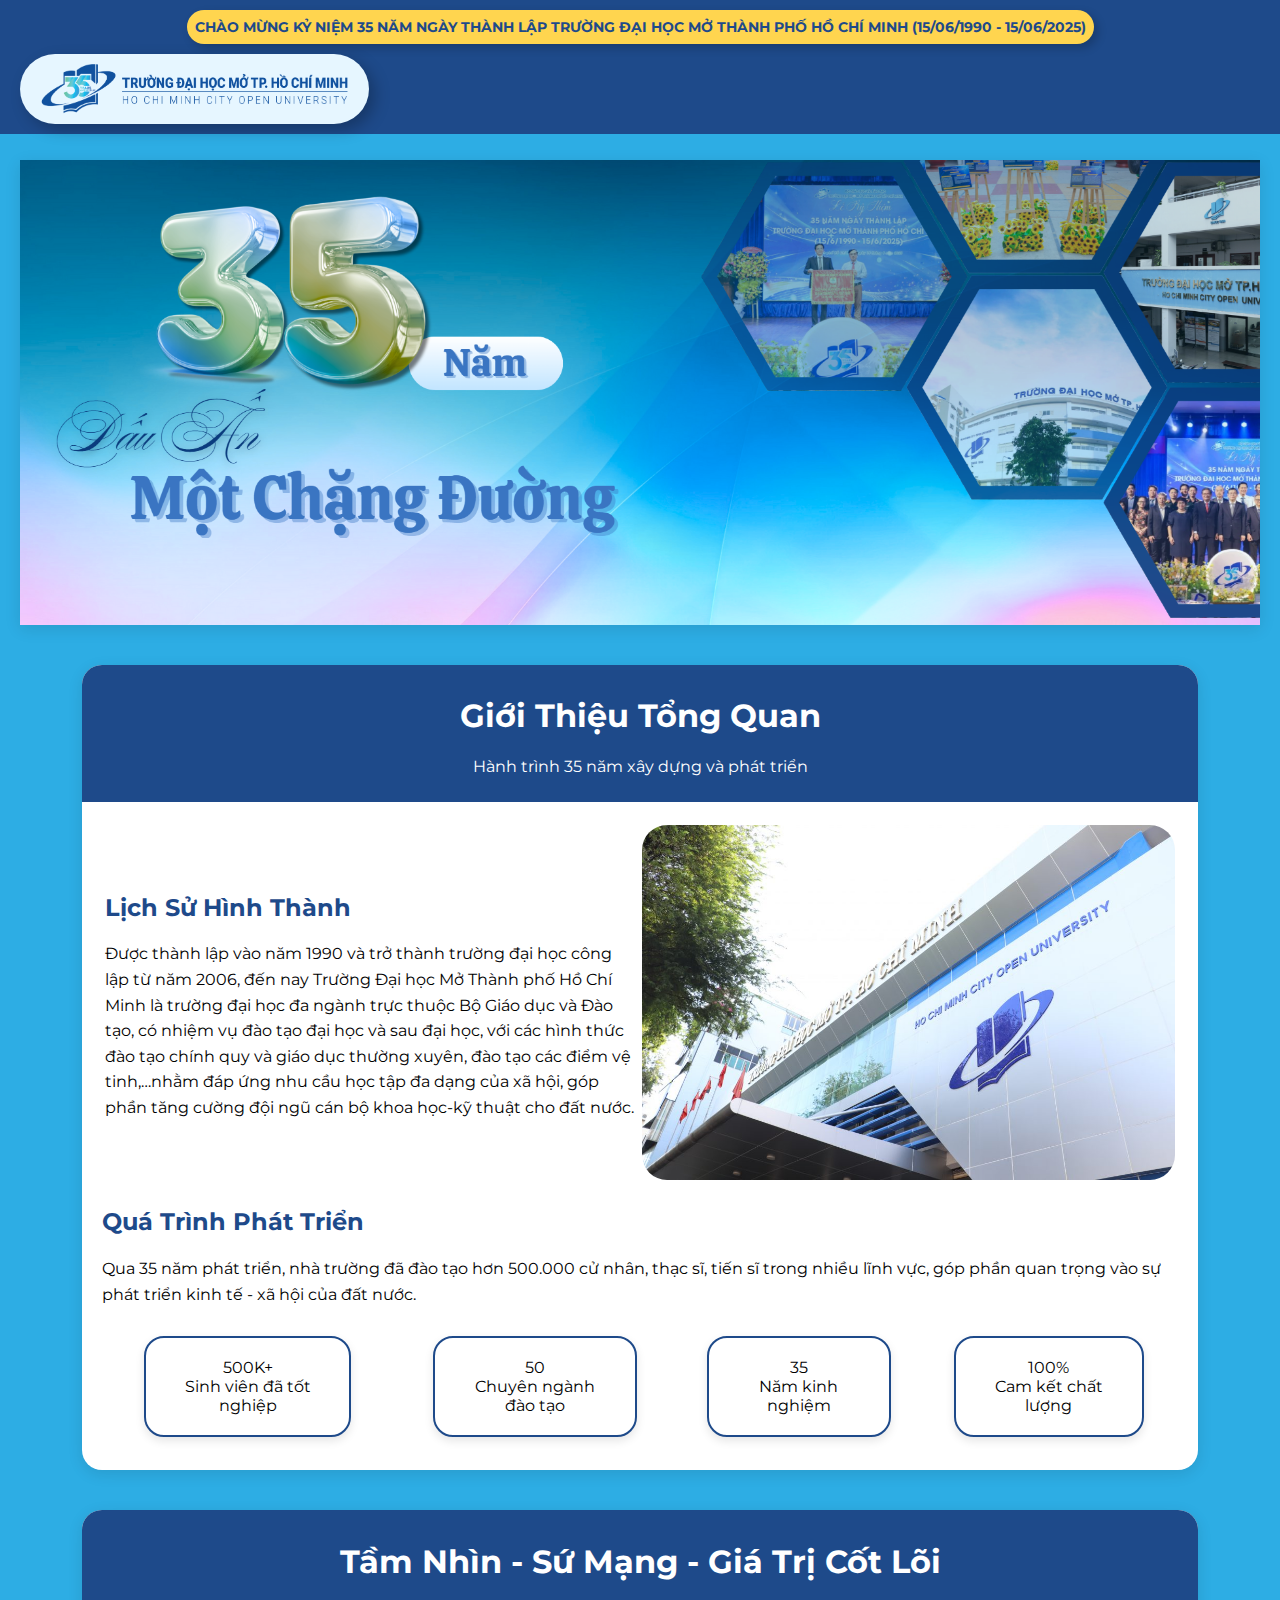
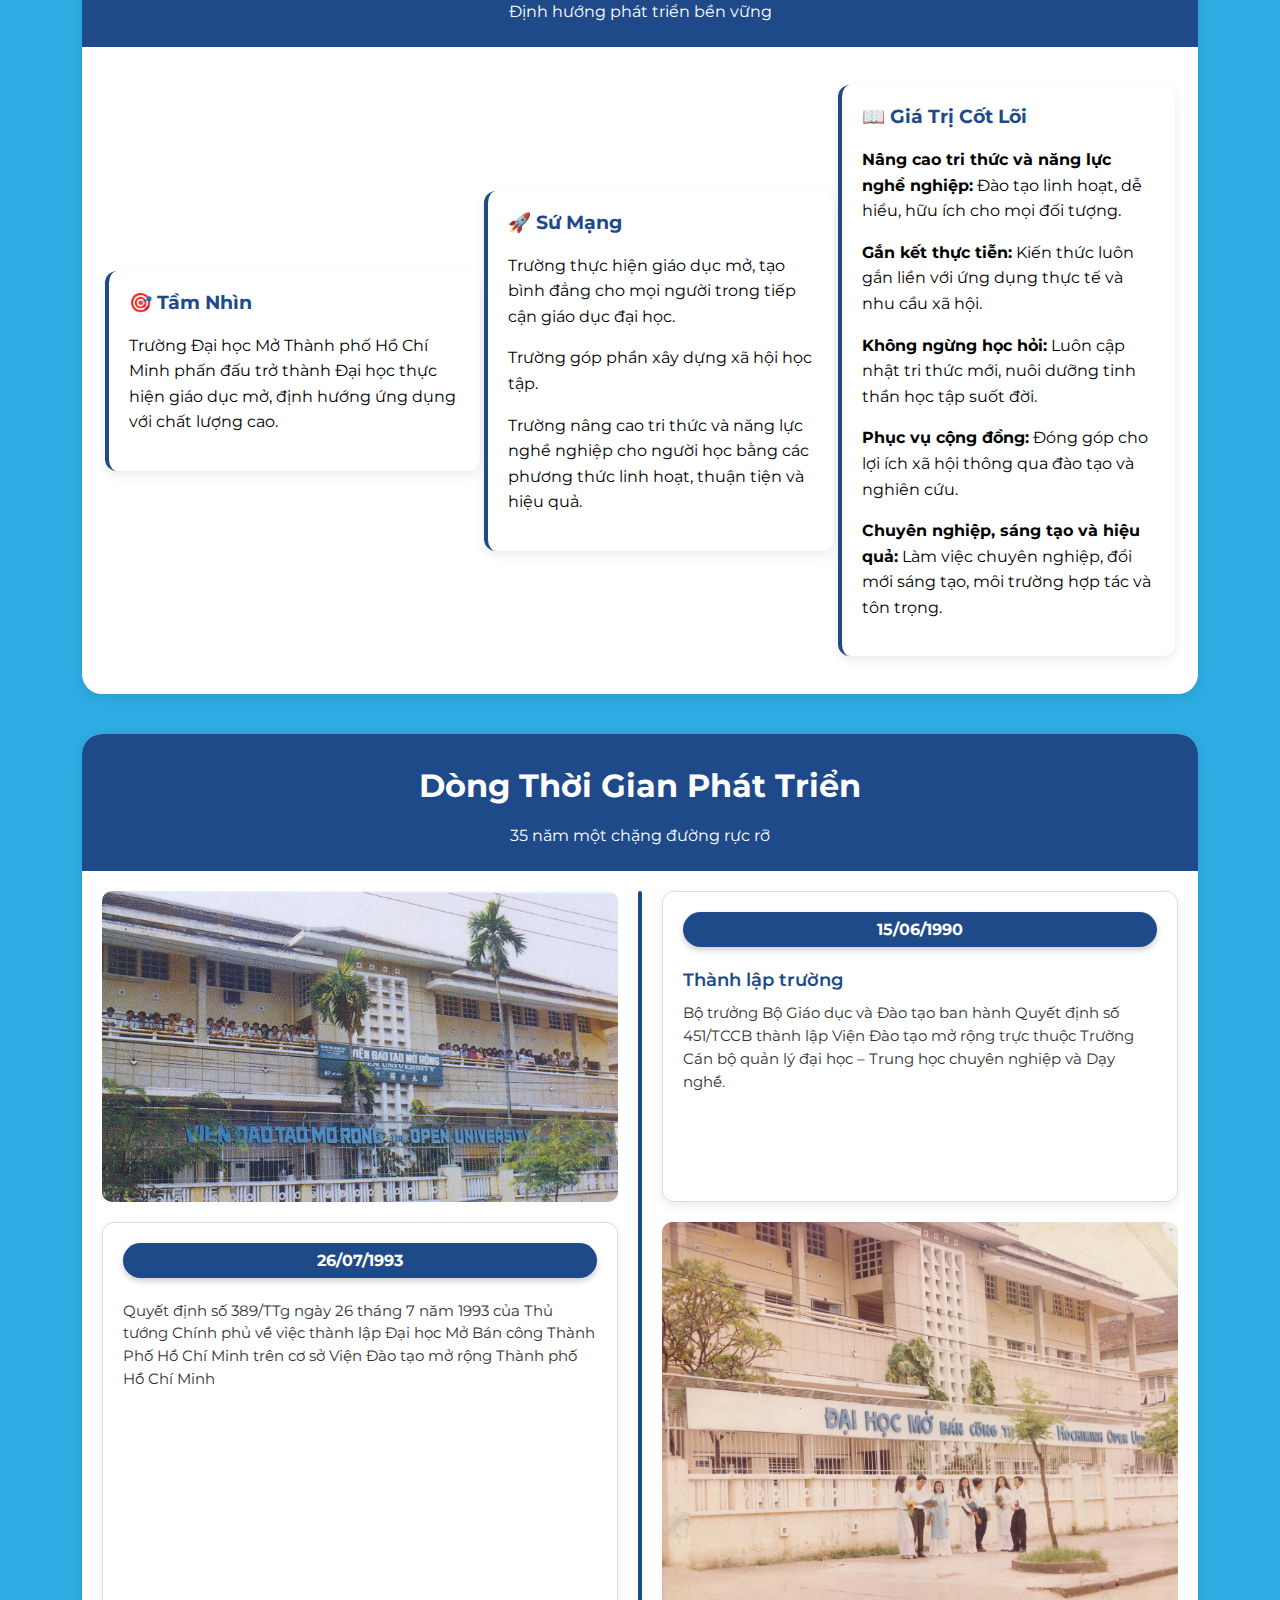
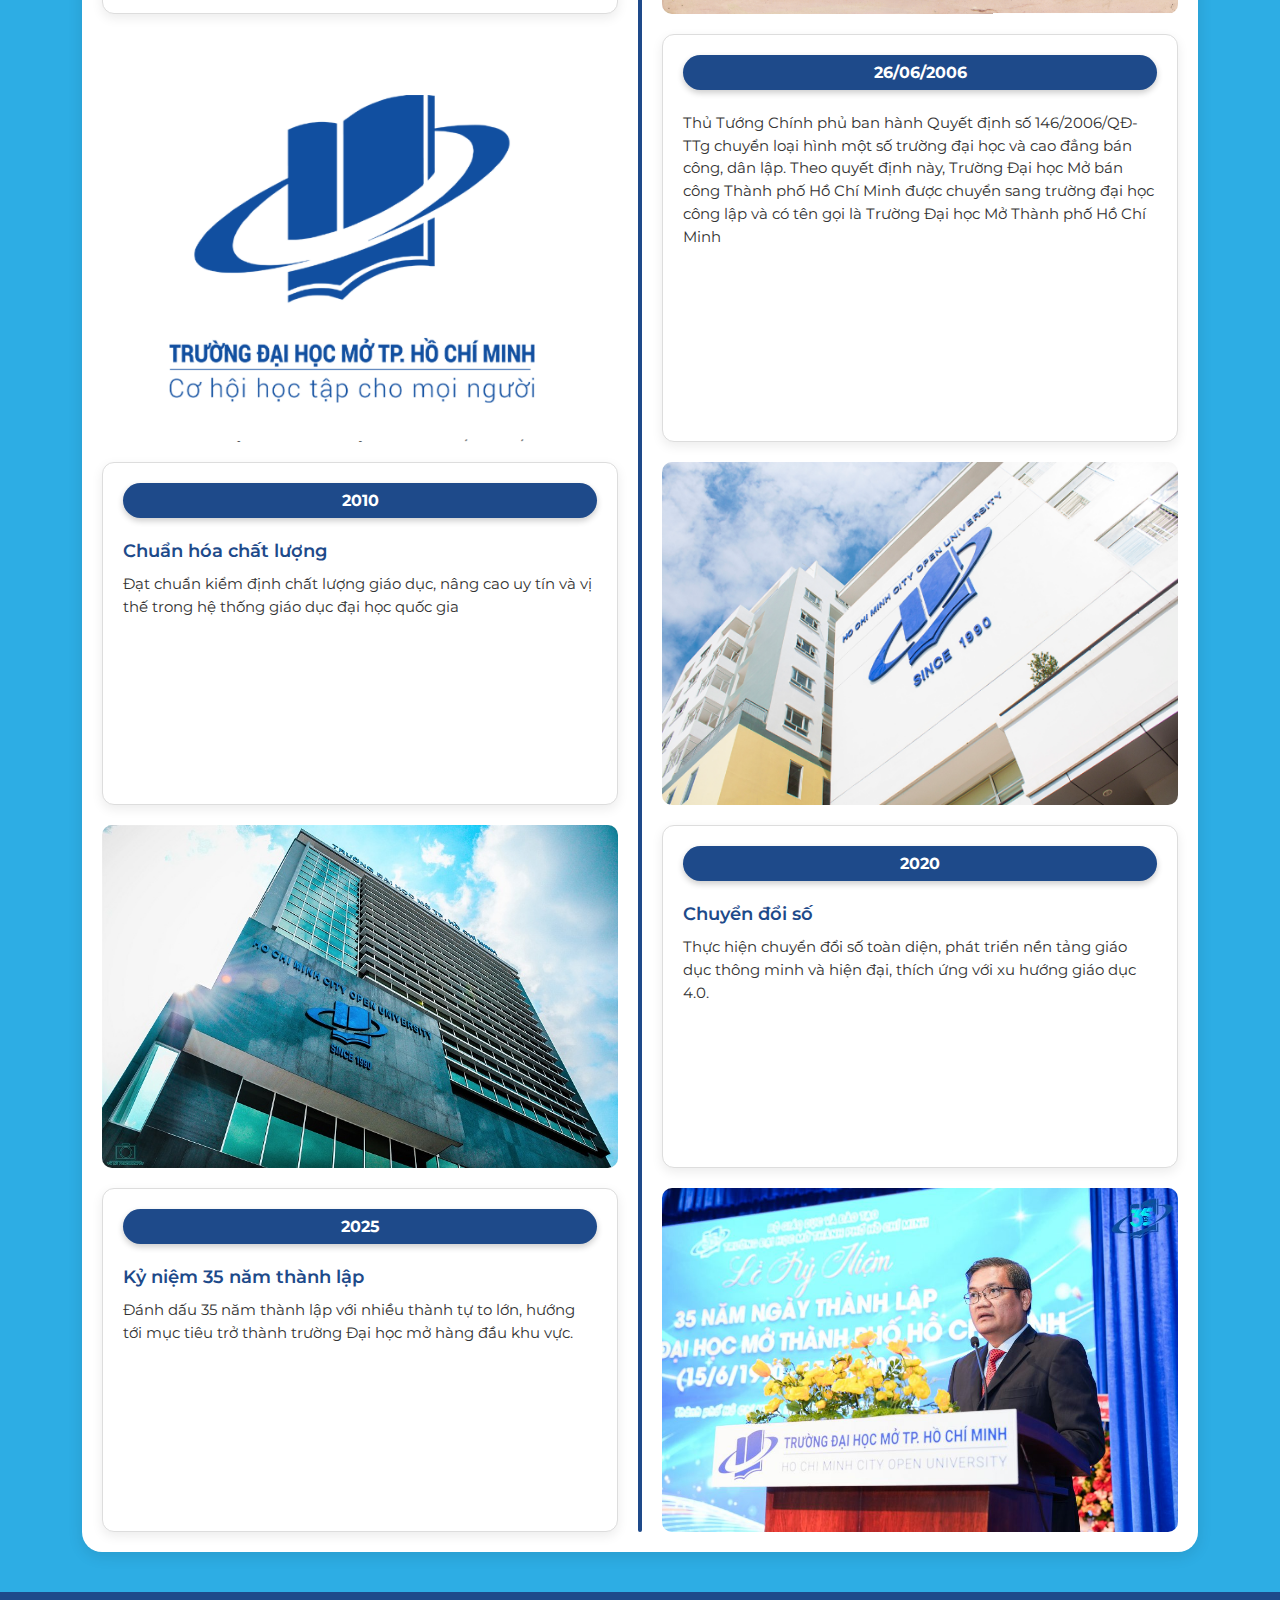
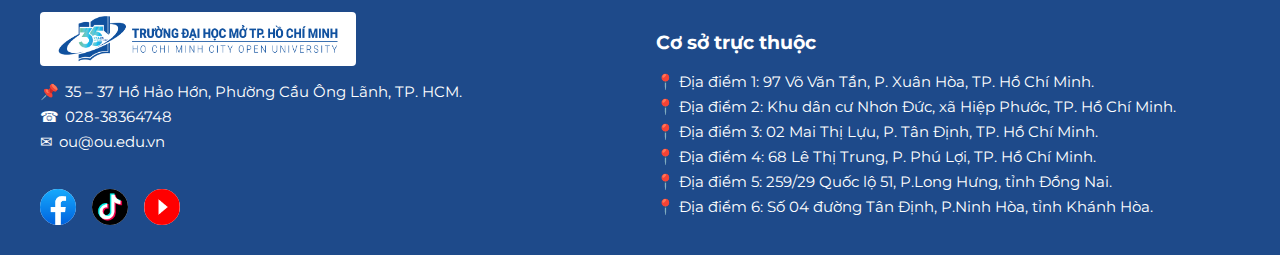
<file: frontend/index.html>
<!DOCTYPE html>
<html lang="vi">
<head>
	<meta charset="UTF-8">
	<meta name="viewport" content="width=device-width, initial-scale=1.0">
	<title>The Three Web Design</title>
  <link href="https://fonts.googleapis.com/css2?family=Montserrat:wght@400;700&display=swap" rel="stylesheet">
	<link rel="stylesheet" href="styles.css">
  <script src="scripts.js"></script>
</head>
<body>
	<header>
    <div class="announcement">
      CHÀO MỪNG KỶ NIỆM 35 NĂM NGÀY THÀNH LẬP TRƯỜNG ĐẠI HỌC MỞ THÀNH PHỐ HỒ CHÍ MINH (15/06/1990 - 15/06/2025)
    </div>
    <div class="navigation">
    <div class="logo-frame">
      <a href="https://ou.edu.vn/">
      <img src="\frontend\assets\logo.png" alt="Logo">
      </a>
    </div>
		<ul>
      <li><button class="custom-button">Trang chủ</button></li>
      <li><button class="custom-button">Thành tựu nổi bật</button></li>
      <li><button class="custom-button">Website & Fanpage</button></li>
      <li><button class="custom-button">Góc cảm nhận</button></li>
      <li><button class="custom-button">Đội ngũ thực hiện</button></li>
    </ul>
    </div>
	</header>
	<main>
    <div class="banner">
      <img src="assets/TrangChu/banner.png" alt="Banner Image" class="banner-image">
    </div>
    <div class="content-container">
      <div class="content-container-header">
        <h1>Giới Thiệu Tổng Quan</h1>
        <p>Hành trình 35 năm xây dựng và phát triển</p>
      </div>
      <div class="content-container-content">
        <table width="100%" >
          <td width="50%">
            <h2>Lịch Sử Hình Thành</h2>
            <p>Được thành lập vào năm 1990 và trở thành trường đại học công lập từ năm 2006, đến nay Trường Đại học Mở Thành phố Hồ Chí Minh là trường đại học đa ngành trực thuộc Bộ Giáo dục và Đào tạo, có nhiệm vụ đào tạo đại học và sau đại học, với các hình thức đào tạo chính quy và giáo dục thường xuyên, đào tạo các điểm vệ tinh,…nhằm đáp ứng nhu cầu học tập đa dạng của xã hội, góp phần tăng cường đội ngũ cán bộ khoa học-kỹ thuật cho đất nước.</p>
          </td>
          <td width="50%">
            <img src="/frontend/assets/TrangChu/hinhanhtruong.jpg" alt="Hình ảnh trường Đại học Mở TP.HCM" class="content-image">
          </td>
          </tr>
        </table>
        <h2>Quá Trình Phát Triển</h2>
        <p>Qua 35 năm phát triển, nhà trường đã đào tạo hơn 500.000 cử nhân, thạc sĩ, tiến sĩ trong nhiều lĩnh vực, góp phần quan trọng vào sự phát triển kinh tế - xã hội của đất nước.</p>
        <table width="100%">
          <tr>
            <td>
              <div class="stat-card">
                <div class="stat-card__number">500K+</div>
                <div class="stat-card__label">Sinh viên đã tốt nghiệp</div>
              </div>
            </td>
            <td>
              <div class="stat-card">
                <div class="stat-card__number">50</div>
                <div class="stat-card__label">Chuyên ngành đào tạo</div>
              </div>
            </td>
            <td>
              <div class="stat-card">
                <div class="stat-card__number">35</div>
                <div class="stat-card__label">Năm kinh nghiệm</div>
              </div>
            </td>
            <td>
              <div class="stat-card">
                <div class="stat-card__number">100%</div>
                <div class="stat-card__label">Cam kết chất lượng</div>
              </div>
            </td>
          </tr>
        </table>
      </div>
    </div>

    <div class="content-container">
      <div class="content-container-header">
        <h1>Tầm Nhìn - Sứ Mạng - Giá Trị Cốt Lõi</h1>
        <p>Định hướng phát triển bền vững</p>
    </div>
      <div class="content-container-content">
        <table width="100%" class ="info-table">
          <tr>
            <td>
              <div class="info-card">
                <h3>🎯 Tầm Nhìn</h3>
                <p>
                  Trường Đại học Mở Thành phố Hồ Chí Minh phấn đấu trở thành Đại học thực hiện giáo dục mở, định hướng ứng dụng với chất lượng cao.
                </p>
              </div>
            </td>
            <td>
              <div class="info-card">
                <h3>🚀 Sứ Mạng</h3>
                <p>Trường thực hiện giáo dục mở, tạo bình đẳng cho mọi người trong tiếp cận giáo dục đại học.</p>
                <p>Trường góp phần xây dựng xã hội học tập.</p>
                <p>Trường nâng cao tri thức và năng lực nghề nghiệp cho người học bằng các phương thức linh hoạt, thuận tiện và hiệu quả.</p>
              </div>
            </td>
            <td>
              <div class="info-card">
                <h3>📖 Giá Trị Cốt Lõi</h3>
                <p><b>Nâng cao tri thức và năng lực nghề nghiệp:</b> Đào tạo linh hoạt, dễ hiểu, hữu ích cho mọi đối tượng.</p>
                <p><b>Gắn kết thực tiễn:</b> Kiến thức luôn gắn liền với ứng dụng thực tế và nhu cầu xã hội.</p>
                <p><b>Không ngừng học hỏi:</b> Luôn cập nhật tri thức mới, nuôi dưỡng tinh thần học tập suốt đời.</p>
                <p><b>Phục vụ cộng đồng:</b> Đóng góp cho lợi ích xã hội thông qua đào tạo và nghiên cứu.</p>
                <p><b>Chuyên nghiệp, sáng tạo và hiệu quả:</b> Làm việc chuyên nghiệp, đổi mới sáng tạo, môi trường hợp tác và tôn trọng.</p>
              </div>
            </td>
          </tr>
        </table>
      </div>
    </div>

    <div class="content-container">
      <div class="content-container-header">
        <h1>Dòng Thời Gian Phát Triển</h1>
        <p>35 năm một chặng đường rực rỡ</p>
      </div>
      <div class="content-container-content">
        <div class="timeline-container">
          <div class="timeline-item">
            <img src="/frontend/assets/TrangChu/15061990.jpg" class="timeline-image" alt="1990">
            <div class="timeline-content timeline-content-right">
              <div class="timeline-date">15/06/1990</div>
              <div class="timeline-event">Thành lập trường</div>
              <div class="timeline-description">Bộ trưởng Bộ Giáo dục và Đào tạo ban hành Quyết định số 451/TCCB thành lập Viện Đào tạo mở rộng trực thuộc Trường Cán bộ quản lý đại học – Trung học chuyên nghiệp và Dạy nghề.</div>
            </div>
          </div>
          <div class="timeline-item">
            <div class="timeline-content timeline-content-left">
              <div class="timeline-date">26/07/1993</div>
              <div class="timeline-description">Quyết định số 389/TTg ngày 26 tháng 7 năm 1993 của Thủ tướng Chính phủ về việc thành lập Đại học Mở Bán công Thành Phố Hồ Chí Minh trên cơ sở Viện Đào tạo mở rộng Thành phố Hồ Chí Minh</div>
            </div>
            <img src="/frontend/assets/TrangChu/26071993.jpg" class="timeline-image timeline-image-right" alt="1993">
          </div>
          <div class="timeline-item">
            <img src="/frontend/assets/TrangChu/26062006.png" class="timeline-image" alt="2006">
            <div class="timeline-content timeline-content-right">
              <div class="timeline-date">26/06/2006</div>
              <div class="timeline-description">Thủ Tướng Chính phủ ban hành Quyết định số 146/2006/QĐ-TTg chuyển loại hình một số trường đại học và cao đẳng bán công, dân lập. Theo quyết định này, Trường Đại học Mở bán công Thành phố Hồ Chí Minh được chuyển sang trường đại học công lập và có tên gọi là Trường Đại học Mở Thành phố Hồ Chí Minh</div>
            </div>
          </div>
          <div class="timeline-item">
            <div class="timeline-content timeline-content-left">
              <div class="timeline-date">2010</div>
              <div class="timeline-event">Chuẩn hóa chất lượng</div>
              <div class="timeline-description">Đạt chuẩn kiểm định chất lượng giáo dục, nâng cao uy tín và vị thế trong hệ thống giáo dục đại học quốc gia</div>
            </div>
            <img src="/frontend/assets/TrangChu/2010.png" class="timeline-image timeline-image-right" alt="2010">
          </div>
          <div class="timeline-item">
            <img src="/frontend/assets/TrangChu/2020.jpg" class="timeline-image" alt="2020">
            <div class="timeline-content timeline-content-right">
              <div class="timeline-date">2020</div>
              <div class="timeline-event">Chuyển đổi số</div>
              <div class="timeline-description">Thực hiện chuyển đổi số toàn diện, phát triển nền tảng giáo dục thông minh và hiện đại, thích ứng với xu hướng giáo dục 4.0.</div>
            </div>
          </div>
          <div class="timeline-item">
            <div class="timeline-content timeline-content-left">
              <div class="timeline-date">2025</div>
              <div class="timeline-event">Kỷ niệm 35 năm thành lập</div>
              <div class="timeline-description">Đánh dấu 35 năm thành lập với nhiều thành tự to lớn, hướng tới mục tiêu trở thành trường Đại học mở hàng đầu khu vực.</div>
            </div>
            <img src="/frontend/assets/TrangChu/2025.jpg" class="timeline-image timeline-image-right" alt="2025">
          </div>
      </div>
    </div>
	</main>
  <footer class ="footer-flex">
		<div class = "footer-container">
      <div class ="footer-col">
        <img src="assets/logo.png" class = "footer-logo" alt ="Logo">
        <ul>
          <li><span>📌</span> 35 – 37 Hồ Hảo Hớn, Phường Cầu Ông Lãnh, TP. HCM.</li>
          <li><span>☎</span> 028-38364748</li>
          <li><span>✉</span> ou@ou.edu.vn</li>
          <li>
              <div class = "footer-socials">
                <a href="https://www.facebook.com/TruongDaiHocMo"><img src="assets/footer/facebook.png" alt="Facebook"></a>
                <a href="https://www.tiktok.com/@hcmcou"><img src="assets/footer/tiktok.png" alt="TikTok"></a>
                <a href="https://www.youtube.com/@HoChiMinhCityOpenUniversity"><img src="assets/footer/youtube.png" alt="YouTube"></a>
             </div>
          </li>
       </ul>
    </div>

    <div class ="footer-col">
        <h3>Cơ sở trực thuộc</h3>
          <ul>
            <li>📍 Địa điểm 1: 97 Võ Văn Tần, P. Xuân Hòa, TP. Hồ Chí Minh.</li>
            <li>📍 Địa điểm 2: Khu dân cư Nhơn Đức, xã Hiệp Phước, TP. Hồ Chí Minh.</li>
            <li>📍 Địa điểm 3: 02 Mai Thị Lựu, P. Tân Định, TP. Hồ Chí Minh.</li>
            <li>📍 Địa điểm 4: 68 Lê Thị Trung, P. Phú Lợi, TP. Hồ Chí Minh.</li>
            <li>📍 Địa điểm 5: 259/29 Quốc lộ 51, P.Long Hưng, tỉnh Đồng Nai.</li>
            <li>📍 Địa điểm 6: Số 04 đường Tân Định, P.Ninh Hòa, tỉnh Khánh Hòa.</li>
          </ul>
      </div>
      </div>
    </div>
	</footer>
</body>
</html>
</file>
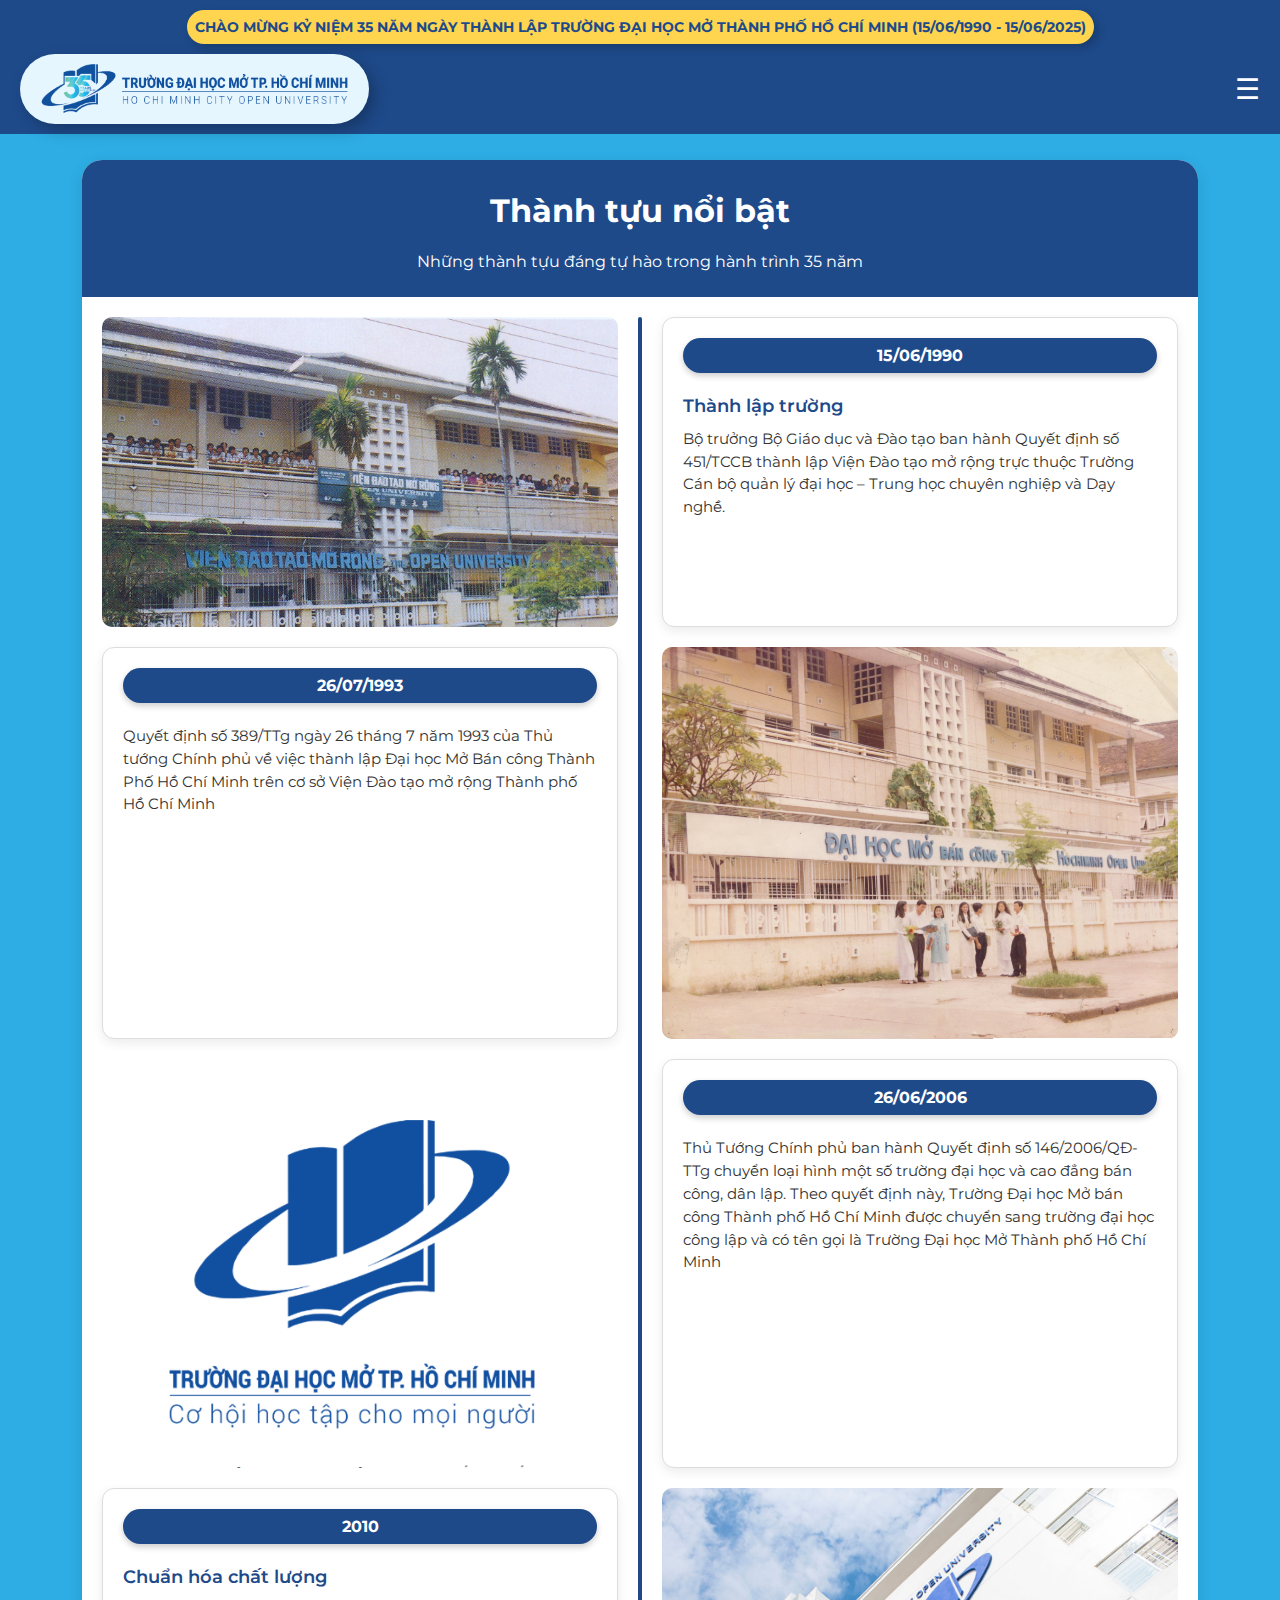
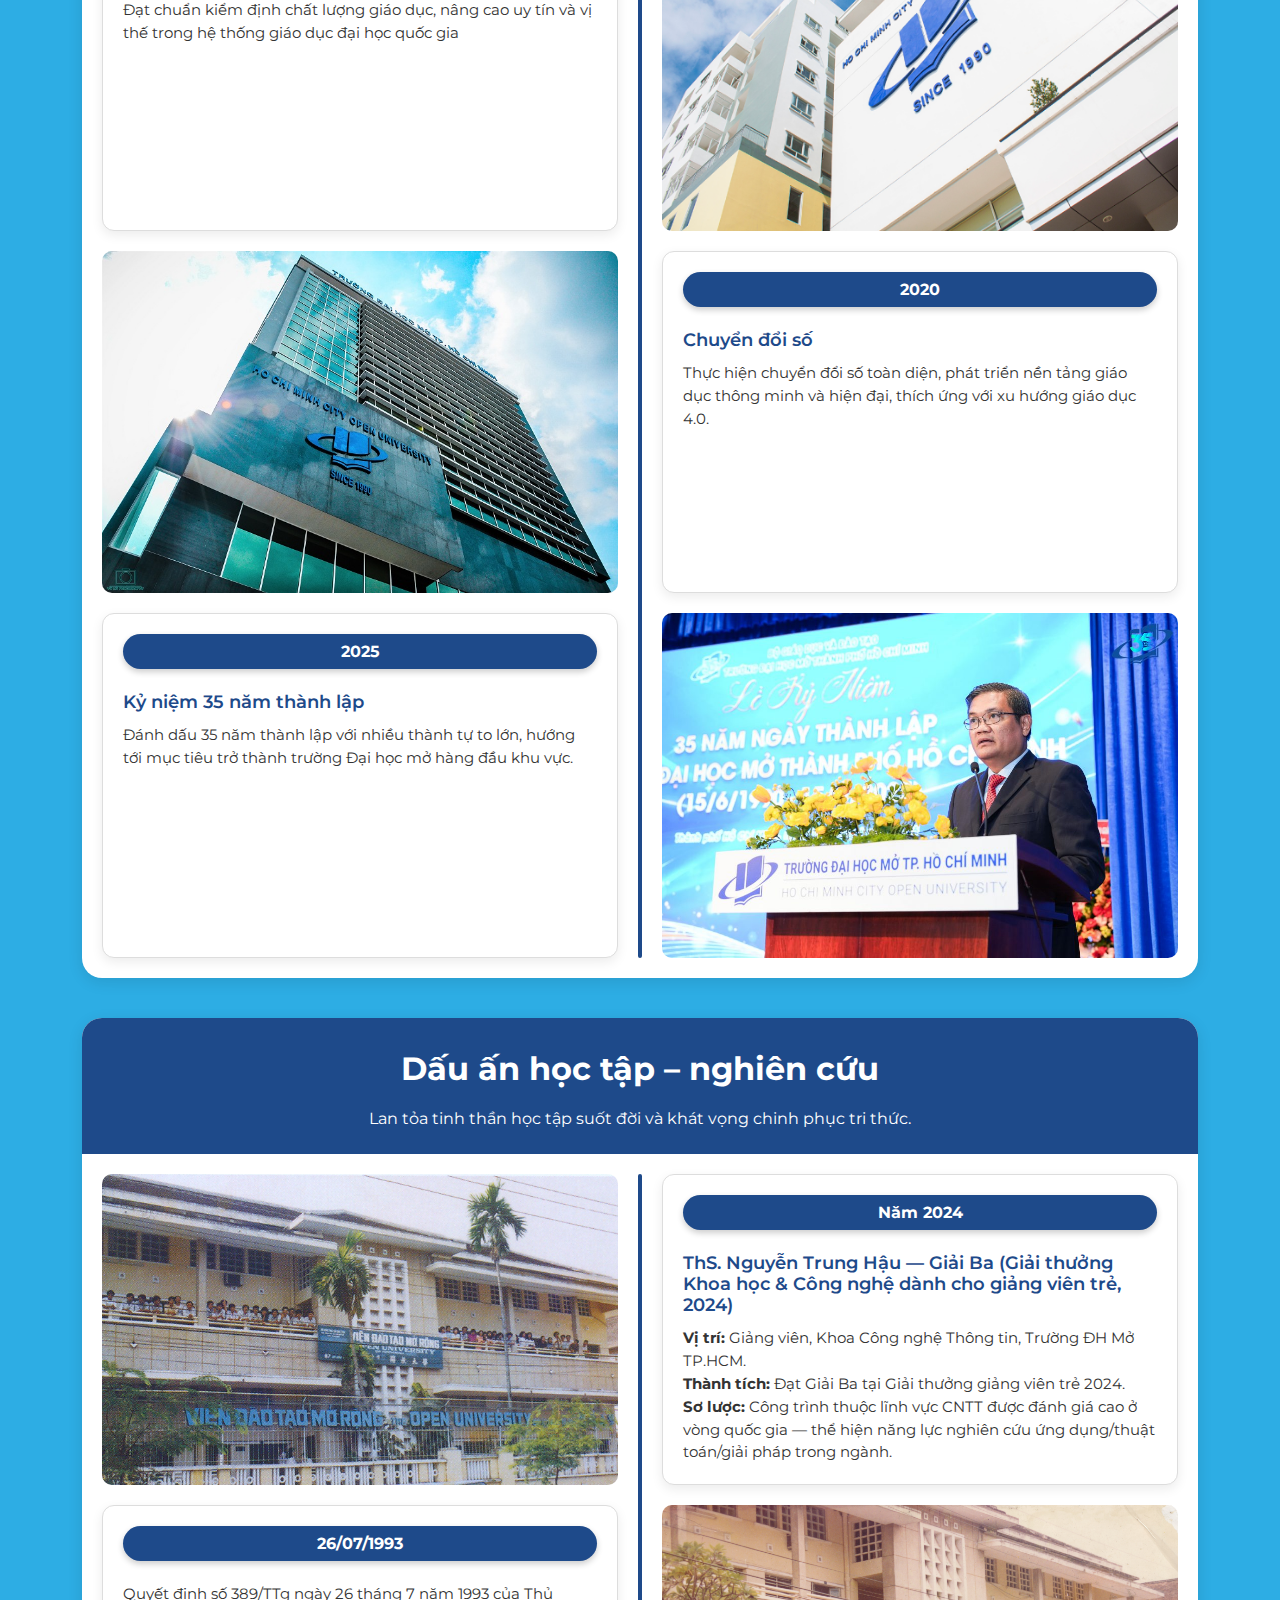
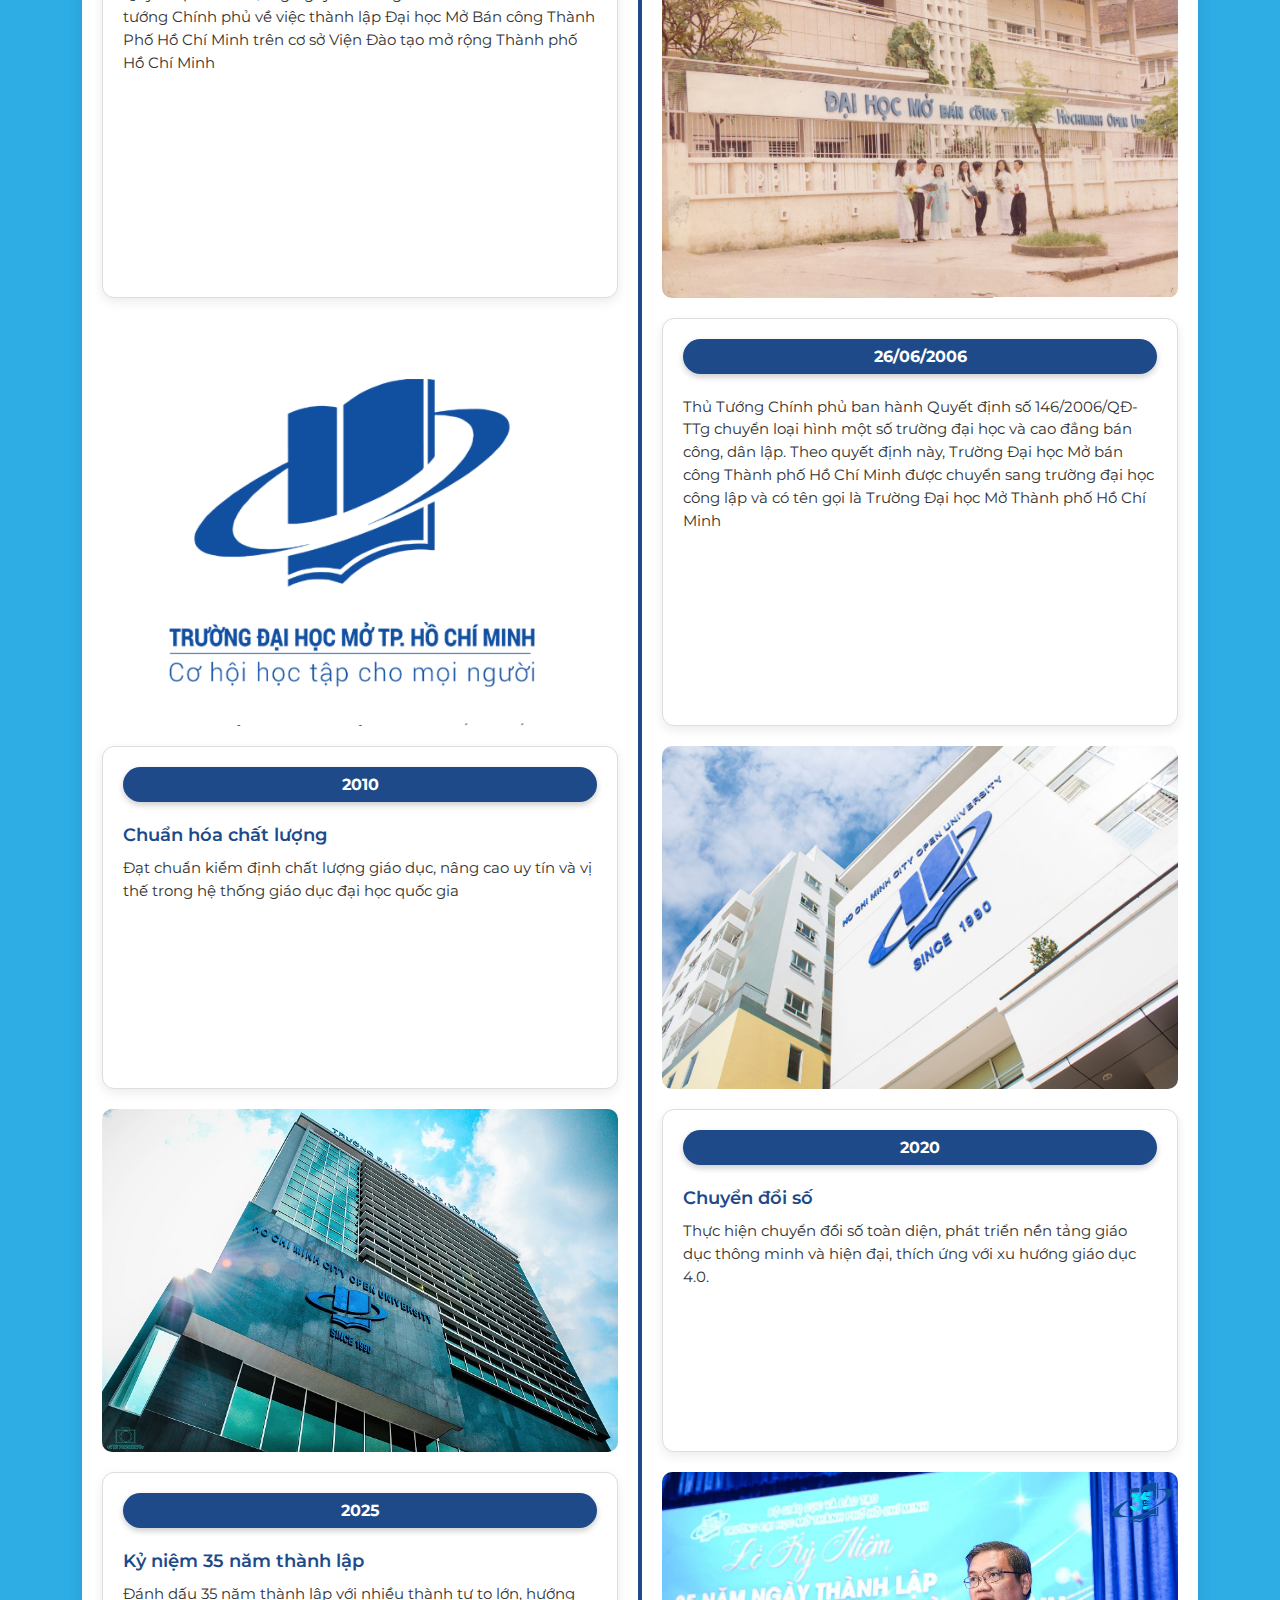
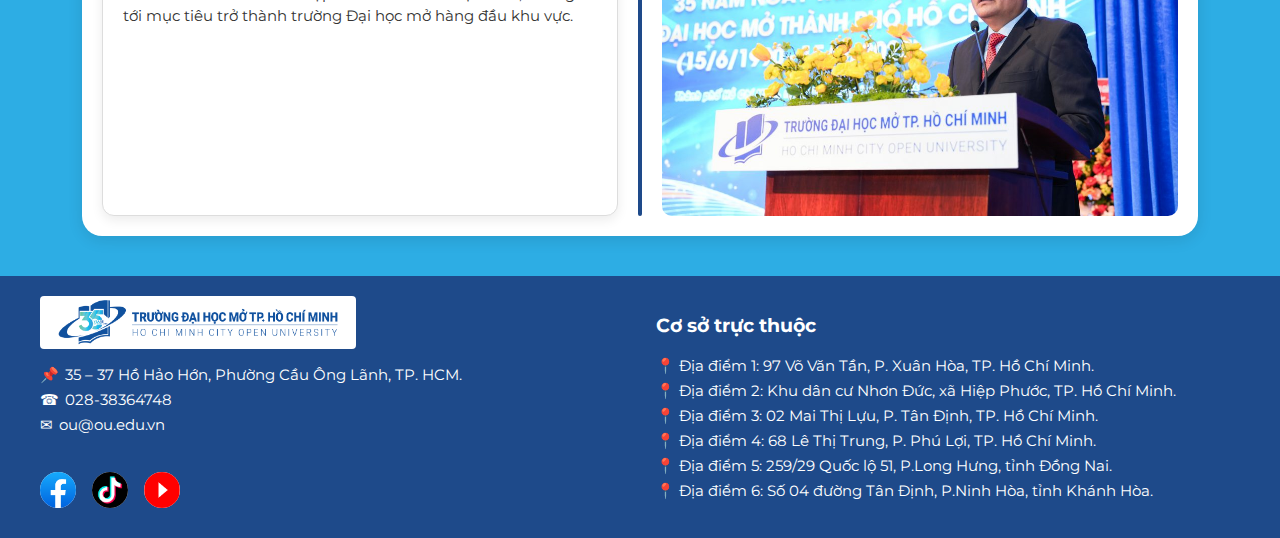
<file: frontend/achievement.html>
<!DOCTYPE html>
<html lang="vi">

<head>
  <meta charset="UTF-8">
  <meta name="viewport" content="width=device-width, initial-scale=1.0">
  <title>The Three Web Design</title>
  <link href="https://fonts.googleapis.com/css2?family=Montserrat:wght@400;700&display=swap" rel="stylesheet">
  <link rel="stylesheet" href="styles.css">
</head>

<body>
  <header>
    <div class="announcement">
      CHÀO MỪNG KỶ NIỆM 35 NĂM NGÀY THÀNH LẬP TRƯỜNG ĐẠI HỌC MỞ THÀNH PHỐ HỒ CHÍ MINH (15/06/1990 - 15/06/2025)
    </div>
    <div class="navigation">
      <div class="logo-frame">
        <a href="https://ou.edu.vn/">
          <img src="assets/logo.png" alt="Logo">
        </a>
      </div>
      <div class="menu-toggle" id="menu-toggle">☰</div>
      <ul id="nav-links">
        <li><button class="custom-button" onclick="window.location.href='index.html'">Trang chủ</button></li>
        <li><button class="custom-button" onclick="window.location.href='achievement.html'">Thành tựu nổi bật</button>
        </li>
        <li><button class="custom-button" onclick="window.location.href='webandpage.html'">Website & Fanpage</button>
        </li>
        <li><button class="custom-button" onclick="window.location.href='guestbook.html'">Góc cảm nhận</button></li>
        <li><button class="custom-button" onclick="window.location.href='team.html'">Đội ngũ thực hiện</button></li>
      </ul>
    </div>
  </header>
  <main>
    <div class="content-container">
      <div class="content-container-header">
        <h1>Thành tựu nổi bật</h1>
        <p>Những thành tựu đáng tự hào trong hành trình 35 năm</p>
      </div>
      <div class="content-container-content">
        <div class="timeline-container">
          <div class="timeline-item">
            <img src="/frontend/assets/TrangChu/15061990.jpg" class="timeline-image" alt="1990">
            <div class="timeline-content timeline-content-right">
              <div class="timeline-date">15/06/1990</div>
              <div class="timeline-event">Thành lập trường</div>
              <div class="timeline-description">Bộ trưởng Bộ Giáo dục và Đào tạo ban hành Quyết định số 451/TCCB thành
                lập Viện Đào tạo mở rộng trực thuộc Trường Cán bộ quản lý đại học – Trung học chuyên nghiệp và Dạy nghề.
              </div>
            </div>
          </div>
          <div class="timeline-item">
            <div class="timeline-content timeline-content-left">
              <div class="timeline-date">26/07/1993</div>
              <div class="timeline-description">Quyết định số 389/TTg ngày 26 tháng 7 năm 1993 của Thủ tướng Chính phủ
                về việc thành lập Đại học Mở Bán công Thành Phố Hồ Chí Minh trên cơ sở Viện Đào tạo mở rộng Thành phố Hồ
                Chí Minh</div>
            </div>
            <img src="/frontend/assets/TrangChu/26071993.jpg" class="timeline-image timeline-image-right" alt="1993">
          </div>
          <div class="timeline-item">
            <img src="/frontend/assets/TrangChu/26062006.png" class="timeline-image" alt="2006">
            <div class="timeline-content timeline-content-right">
              <div class="timeline-date">26/06/2006</div>
              <div class="timeline-description">Thủ Tướng Chính phủ ban hành Quyết định số 146/2006/QĐ-TTg chuyển loại
                hình một số trường đại học và cao đẳng bán công, dân lập. Theo quyết định này, Trường Đại học Mở bán
                công Thành phố Hồ Chí Minh được chuyển sang trường đại học công lập và có tên gọi là Trường Đại học Mở
                Thành phố Hồ Chí Minh</div>
            </div>
          </div>
          <div class="timeline-item">
            <div class="timeline-content timeline-content-left">
              <div class="timeline-date">2010</div>
              <div class="timeline-event">Chuẩn hóa chất lượng</div>
              <div class="timeline-description">Đạt chuẩn kiểm định chất lượng giáo dục, nâng cao uy tín và vị thế trong
                hệ thống giáo dục đại học quốc gia</div>
            </div>
            <img src="/frontend/assets/TrangChu/2010.png" class="timeline-image timeline-image-right" alt="2010">
          </div>
          <div class="timeline-item">
            <img src="/frontend/assets/TrangChu/2020.jpg" class="timeline-image" alt="2020">
            <div class="timeline-content timeline-content-right">
              <div class="timeline-date">2020</div>
              <div class="timeline-event">Chuyển đổi số</div>
              <div class="timeline-description">Thực hiện chuyển đổi số toàn diện, phát triển nền tảng giáo dục thông
                minh và hiện đại, thích ứng với xu hướng giáo dục 4.0.</div>
            </div>
          </div>
          <div class="timeline-item">
            <div class="timeline-content timeline-content-left">
              <div class="timeline-date">2025</div>
              <div class="timeline-event">Kỷ niệm 35 năm thành lập</div>
              <div class="timeline-description">Đánh dấu 35 năm thành lập với nhiều thành tự to lớn, hướng tới mục tiêu
                trở thành trường Đại học mở hàng đầu khu vực.</div>
            </div>
            <img src="/frontend/assets/TrangChu/2025.jpg" class="timeline-image timeline-image-right" alt="2025">
          </div>
        </div>
      </div>
    </div>


    <div class="content-container">
      <div class="content-container-header">
        <h1>Dấu ấn học tập – nghiên cứu</h1>
        <p>Lan tỏa tinh thần học tập suốt đời và khát vọng chinh phục tri thức.</p>
      </div>
      <div class="content-container-content">
        <div class="timeline-container">
          <div class="timeline-item">
            <img src="/frontend/assets/TrangChu/15061990.jpg" class="timeline-image" alt="1990">
            <div class="timeline-content timeline-content-right">
              <div class="timeline-date">Năm 2024</div>
              <div class="timeline-event">ThS. Nguyễn Trung Hậu — Giải Ba (Giải thưởng Khoa học & Công nghệ dành cho giảng viên trẻ, 2024)</div>
              <div class="timeline-description"><b>Vị trí:</b> Giảng viên, Khoa Công nghệ Thông tin, Trường ĐH Mở TP.HCM.
              </br><b>Thành tích:</b> Đạt Giải Ba tại Giải thưởng giảng viên trẻ 2024.
              </br><b>Sơ lược:</b> Công trình thuộc lĩnh vực CNTT được đánh giá cao ở vòng quốc gia — thể hiện năng lực nghiên cứu ứng dụng/thuật toán/giải pháp trong ngành.
              </div>
            </div>
          </div>
          <div class="timeline-item">
            <div class="timeline-content timeline-content-left">
              <div class="timeline-date">26/07/1993</div>
              <div class="timeline-description">Quyết định số 389/TTg ngày 26 tháng 7 năm 1993 của Thủ tướng Chính phủ
                về việc thành lập Đại học Mở Bán công Thành Phố Hồ Chí Minh trên cơ sở Viện Đào tạo mở rộng Thành phố Hồ
                Chí Minh</div>
            </div>
            <img src="/frontend/assets/TrangChu/26071993.jpg" class="timeline-image timeline-image-right" alt="1993">
          </div>
          <div class="timeline-item">
            <img src="/frontend/assets/TrangChu/26062006.png" class="timeline-image" alt="2006">
            <div class="timeline-content timeline-content-right">
              <div class="timeline-date">26/06/2006</div>
              <div class="timeline-description">Thủ Tướng Chính phủ ban hành Quyết định số 146/2006/QĐ-TTg chuyển loại
                hình một số trường đại học và cao đẳng bán công, dân lập. Theo quyết định này, Trường Đại học Mở bán
                công Thành phố Hồ Chí Minh được chuyển sang trường đại học công lập và có tên gọi là Trường Đại học Mở
                Thành phố Hồ Chí Minh</div>
            </div>
          </div>
          <div class="timeline-item">
            <div class="timeline-content timeline-content-left">
              <div class="timeline-date">2010</div>
              <div class="timeline-event">Chuẩn hóa chất lượng</div>
              <div class="timeline-description">Đạt chuẩn kiểm định chất lượng giáo dục, nâng cao uy tín và vị thế trong
                hệ thống giáo dục đại học quốc gia</div>
            </div>
            <img src="/frontend/assets/TrangChu/2010.png" class="timeline-image timeline-image-right" alt="2010">
          </div>
          <div class="timeline-item">
            <img src="/frontend/assets/TrangChu/2020.jpg" class="timeline-image" alt="2020">
            <div class="timeline-content timeline-content-right">
              <div class="timeline-date">2020</div>
              <div class="timeline-event">Chuyển đổi số</div>
              <div class="timeline-description">Thực hiện chuyển đổi số toàn diện, phát triển nền tảng giáo dục thông
                minh và hiện đại, thích ứng với xu hướng giáo dục 4.0.</div>
            </div>
          </div>
          <div class="timeline-item">
            <div class="timeline-content timeline-content-left">
              <div class="timeline-date">2025</div>
              <div class="timeline-event">Kỷ niệm 35 năm thành lập</div>
              <div class="timeline-description">Đánh dấu 35 năm thành lập với nhiều thành tự to lớn, hướng tới mục tiêu
                trở thành trường Đại học mở hàng đầu khu vực.</div>
            </div>
            <img src="/frontend/assets/TrangChu/2025.jpg" class="timeline-image timeline-image-right" alt="2025">
          </div>
        </div>
  </main>
  <footer class="footer-flex">
    <div class="footer-container">
      <div class="footer-col">
        <img src="assets/logo.png" class="footer-logo" alt="Logo">
        <ul>
          <li><span>📌</span> 35 – 37 Hồ Hảo Hớn, Phường Cầu Ông Lãnh, TP. HCM.</li>
          <li><span>☎</span> 028-38364748</li>
          <li><span>✉</span> ou@ou.edu.vn</li>
          <li>
            <div class="footer-socials">
              <a href="https://www.facebook.com/TruongDaiHocMo"><img src="assets/footer/facebook.png"
                  alt="Facebook"></a>
              <a href="https://www.tiktok.com/@hcmcou"><img src="assets/footer/tiktok.png" alt="TikTok"></a>
              <a href="https://www.youtube.com/@HoChiMinhCityOpenUniversity"><img src="assets/footer/youtube.png"
                  alt="YouTube"></a>
            </div>
          </li>
        </ul>
      </div>

      <div class="footer-col">
        <h3>Cơ sở trực thuộc</h3>
        <ul>
          <li>📍 Địa điểm 1: 97 Võ Văn Tần, P. Xuân Hòa, TP. Hồ Chí Minh.</li>
          <li>📍 Địa điểm 2: Khu dân cư Nhơn Đức, xã Hiệp Phước, TP. Hồ Chí Minh.</li>
          <li>📍 Địa điểm 3: 02 Mai Thị Lựu, P. Tân Định, TP. Hồ Chí Minh.</li>
          <li>📍 Địa điểm 4: 68 Lê Thị Trung, P. Phú Lợi, TP. Hồ Chí Minh.</li>
          <li>📍 Địa điểm 5: 259/29 Quốc lộ 51, P.Long Hưng, tỉnh Đồng Nai.</li>
          <li>📍 Địa điểm 6: Số 04 đường Tân Định, P.Ninh Hòa, tỉnh Khánh Hòa.</li>
        </ul>
      </div>
    </div>
  </footer>
  <script src="scripts.js" defer></script>
</body>

</html>
</file>
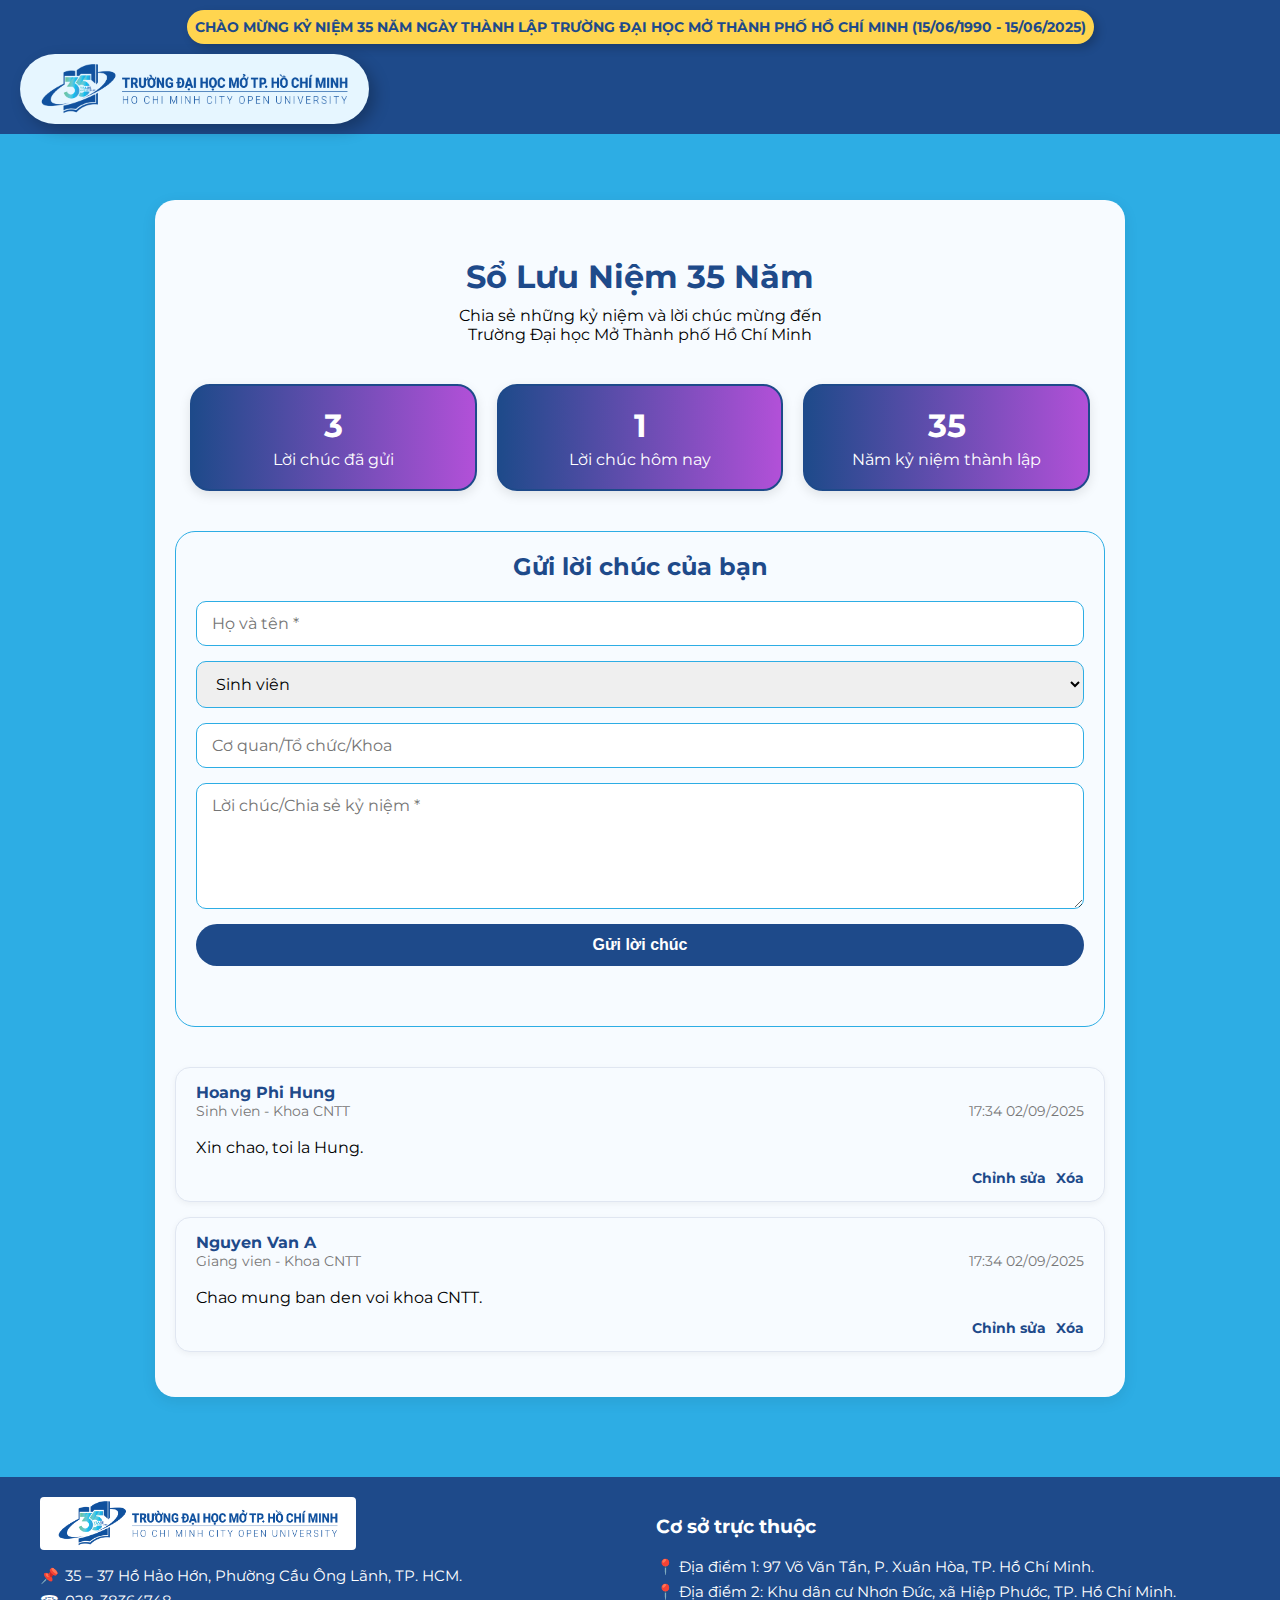
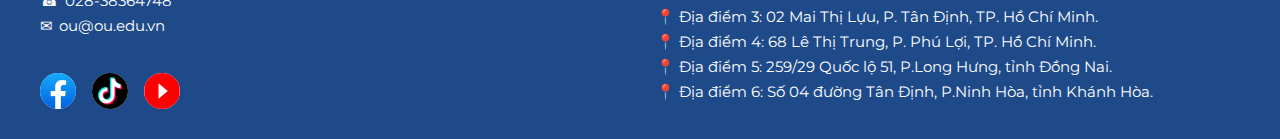
<file: frontend/guestbook.html>
<!DOCTYPE html>
<html lang="vi">
<head>
	<meta charset="UTF-8">
	<meta name="viewport" content="width=device-width, initial-scale=1.0">
	<title>Góc Cảm Nhận</title>
  <link href="https://fonts.googleapis.com/css2?family=Montserrat:wght@400;700&display=swap" rel="stylesheet">
	<link rel="stylesheet" href="styles.css">
</head>
<body>
	<header>
    <div class="announcement">
      CHÀO MỪNG KỶ NIỆM 35 NĂM NGÀY THÀNH LẬP TRƯỜNG ĐẠI HỌC MỞ THÀNH PHỐ HỒ CHÍ MINH (15/06/1990 - 15/06/2025)
    </div>
    <div class="navigation">
    <div class="logo-frame">
      <a href="https://ou.edu.vn/">
      <img src="assets/logo.png" alt="Logo">
      </a>
    </div>
		<ul>
      <li><button class="custom-button" onclick="window.location.href='index.html'">Trang chủ</button></li>
      <li><button class="custom-button" onclick="window.location.href='achievement.html'">Thành tựu nổi bật</button></li>
      <li><button class="custom-button" onclick="window.location.href='webandpage.html'">Website & Fanpage</button></li>
      <li><button class="custom-button" onclick="window.location.href='guestbook.html'">Góc cảm nhận</button></li>
      <li><button class="custom-button" onclick="window.location.href='team.html'">Đội ngũ thực hiện</button></li>
    </ul>
    </div>
	</header>
	<main>
    <div class="guestbook-container">
      <div class="guestbook-container-header">
        <h2>Sổ Lưu Niệm 35 Năm</h2>
        <p>Chia sẻ những kỷ niệm và lời chúc mừng đến<br>Trường Đại học Mở Thành phố Hồ Chí Minh</p>
        <div class="guestbook-container-stats">
          <div class="stat-card">
            <p class="stat-card-number" id="total-messages">3</p>
            <p class="stat-card-label">Lời chúc đã gửi</p>
          </div>
          <div class="stat-card">
            <p class="stat-card-number" id="messages-today">1</p>
            <p class="stat-card-label">Lời chúc hôm nay</p>
          </div>
          <div class="stat-card">
            <p class="stat-card-number" id="anniversary-year">35</p>
            <p class="stat-card-label">Năm kỷ niệm thành lập</p>
          </div>
        </div>
      </div>
      <div class="guestbook-container-form">
        <h2>Gửi lời chúc của bạn</h2>
        <form>
          <input type="text" placeholder="Họ và tên *" required>
          <select required>
            <option value="sinh-vien">Sinh viên</option>
            <option value="cuu-sinh-vien">Cựu sinh viên</option>
            <option value="giang-vien">Giảng viên</option>
          </select>
          <input type="text" placeholder="Cơ quan/Tổ chức/Khoa">
          <textarea placeholder="Lời chúc/Chia sẻ kỷ niệm *" required></textarea>
          <button type="submit">Gửi lời chúc</button>
        </form>
      </div>
      <div class="guestbook-container-comment">
        <div class="comment">
          <div class="comment-header">
            <p class="comment-name" id="name">Hoàng Phi Hùng</p>
            <div class="comment-subscription">
              <p id="role-company">Sinh viên - Khoa Công nghệ Thông tin</p>
              <p id="time">17:34 02/09/2025</p>
            </div>
          </div>
          <p class="comment-text">Được là sinh viên của trường, em rất tự hào...</p>
          <div class="comment-footer">
            <a href="#">Chỉnh sửa</a> 
            <a href="#">Xóa</a>
          </div>
        </div>
      </div>
    </div>

	</main>
  <footer class ="footer-flex">
		<div class = "footer-container">
      <div class ="footer-col">
        <img src="assets/logo.png" class = "footer-logo" alt ="Logo">
        <ul>
          <li><span>📌</span> 35 – 37 Hồ Hảo Hớn, Phường Cầu Ông Lãnh, TP. HCM.</li>
          <li><span>☎</span> 028-38364748</li>
          <li><span>✉</span> ou@ou.edu.vn</li>
          <li>
              <div class = "footer-socials">
                <a href="https://www.facebook.com/TruongDaiHocMo"><img src="assets/footer/facebook.png" alt="Facebook"></a>
                <a href="https://www.tiktok.com/@hcmcou"><img src="assets/footer/tiktok.png" alt="TikTok"></a>
                <a href="https://www.youtube.com/@HoChiMinhCityOpenUniversity"><img src="assets/footer/youtube.png" alt="YouTube"></a>
             </div>
          </li>
       </ul>
    </div>

    <div class ="footer-col">
        <h3>Cơ sở trực thuộc</h3>
          <ul>
            <li>📍 Địa điểm 1: 97 Võ Văn Tần, P. Xuân Hòa, TP. Hồ Chí Minh.</li>
            <li>📍 Địa điểm 2: Khu dân cư Nhơn Đức, xã Hiệp Phước, TP. Hồ Chí Minh.</li>
            <li>📍 Địa điểm 3: 02 Mai Thị Lựu, P. Tân Định, TP. Hồ Chí Minh.</li>
            <li>📍 Địa điểm 4: 68 Lê Thị Trung, P. Phú Lợi, TP. Hồ Chí Minh.</li>
            <li>📍 Địa điểm 5: 259/29 Quốc lộ 51, P.Long Hưng, tỉnh Đồng Nai.</li>
            <li>📍 Địa điểm 6: Số 04 đường Tân Định, P.Ninh Hòa, tỉnh Khánh Hòa.</li>
          </ul>
      </div>
      </div>
    </div>
	</footer>
  <script>
    async function loadComments() {
      const container = document.querySelector('.guestbook-container-comment');
      container.innerHTML = '';

      try {
        const response = await fetch('comments.json');
        if (!response.ok) throw new Error("Không thể tải dữ liệu");
        const comments = await response.json();

        if (!Array.isArray(comments) || comments.length === 0) {
          container.innerHTML = "<p>Chưa có bình luận nào.</p>";
          return;
        }

        comments.forEach(comment => {
          const commentDiv = document.createElement('div');
          commentDiv.classList.add('comment');

          commentDiv.innerHTML = `
            <div class="comment-header">
              <p class="comment-name">${comment.name}</p>
              <div class="comment-subscription">
                <p>${comment.role} - ${comment.company}</p>
                <p>${comment.time}</p>
              </div>
            </div>
            <p class="comment-text">${comment.comment}</p>
            <div class="comment-footer">
              <a href="#">Chỉnh sửa</a> 
              <a href="#">Xóa</a>
            </div>
          `;

          container.appendChild(commentDiv);
        });
      } catch (error) {
        console.error("Không thể tải comment.json:", error);
        container.innerHTML = '<p>Lỗi tải bình luận.</p>';
      }
    }

    document.addEventListener('DOMContentLoaded', loadComments);
  </script>
</body>
</html>
</file>
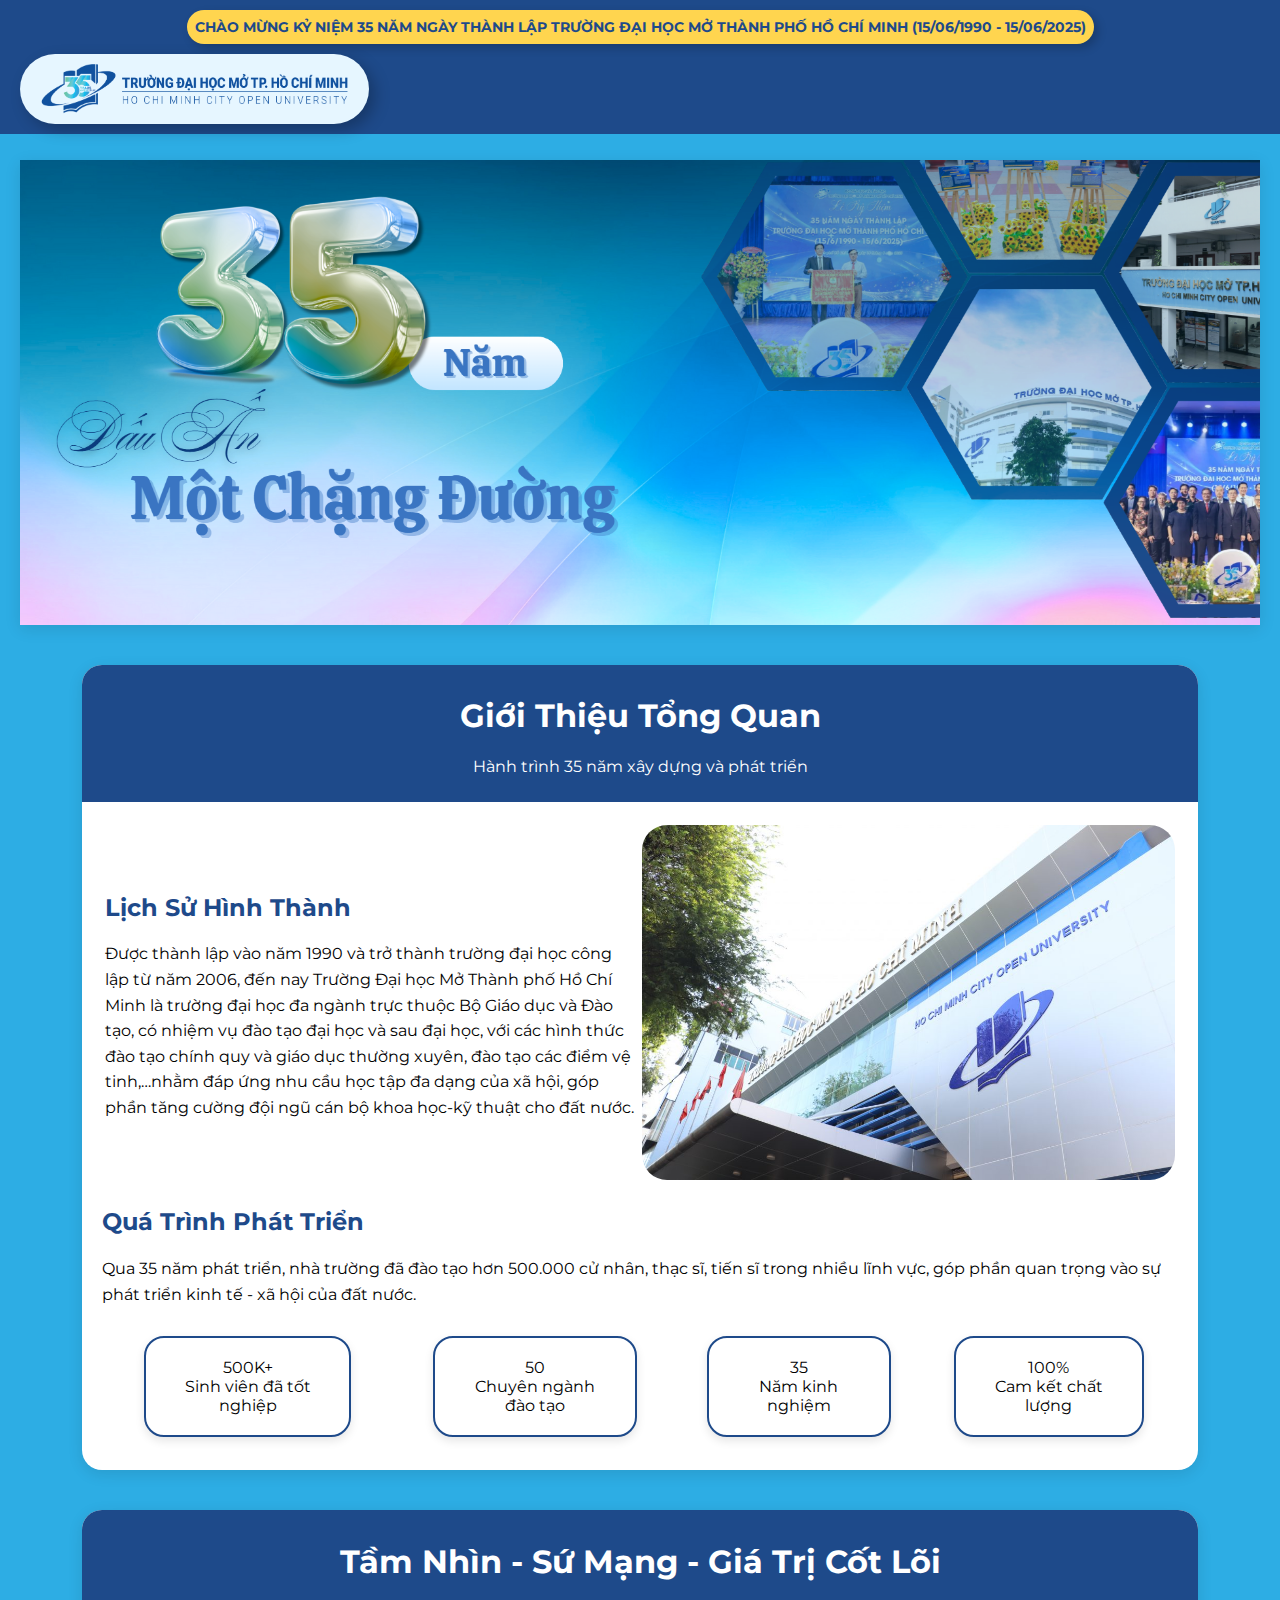
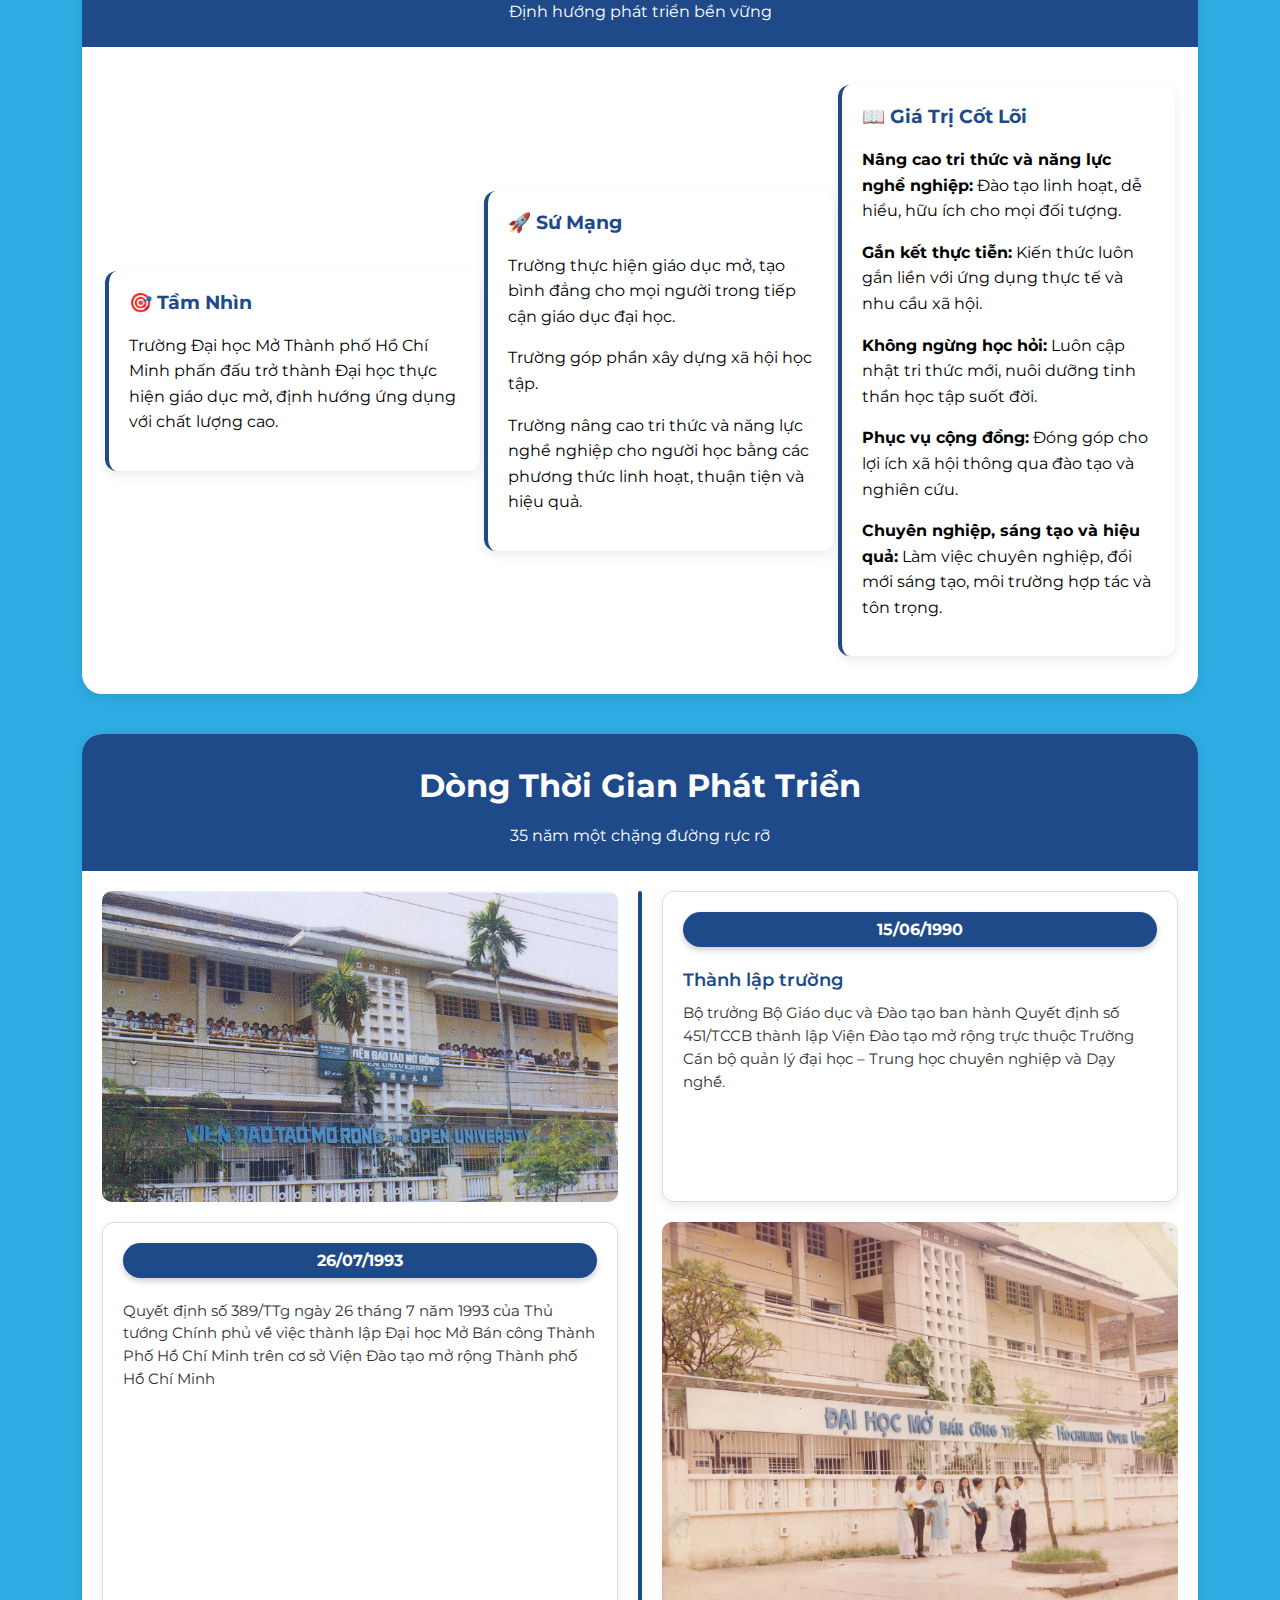
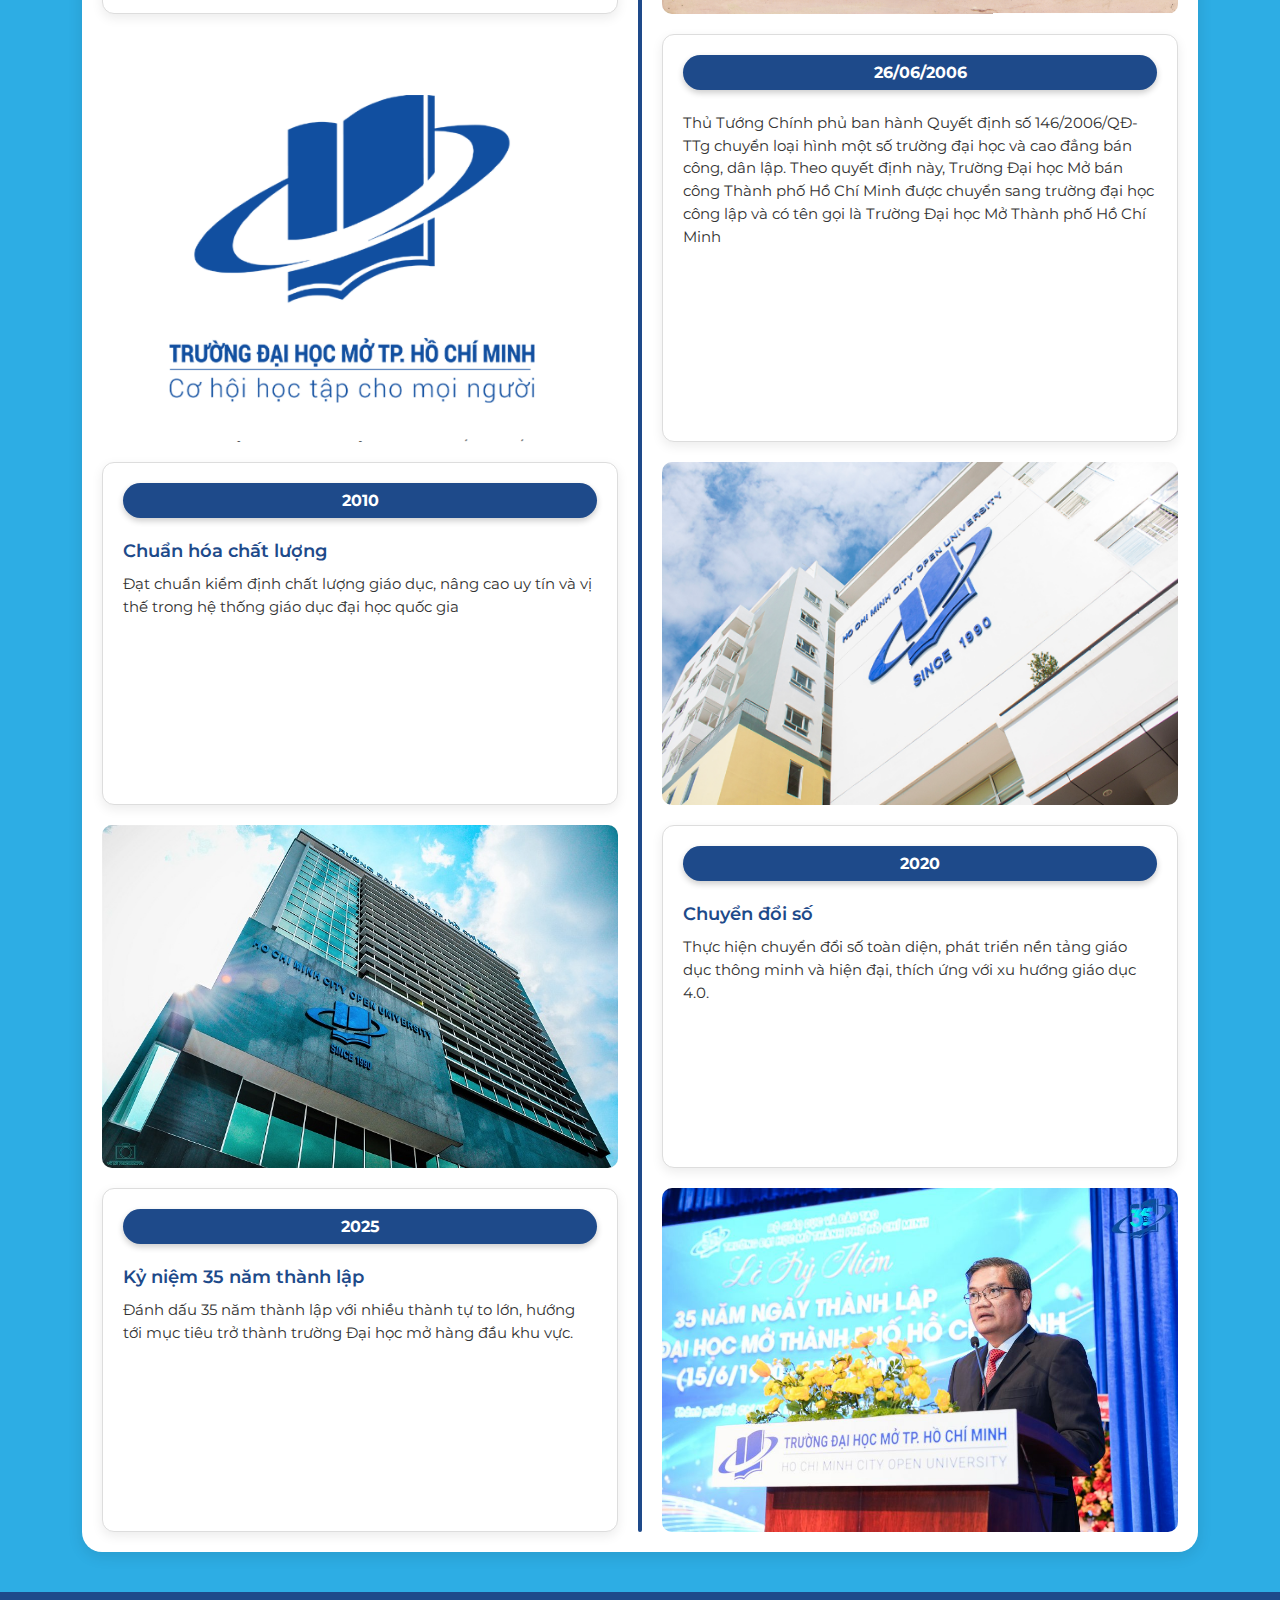
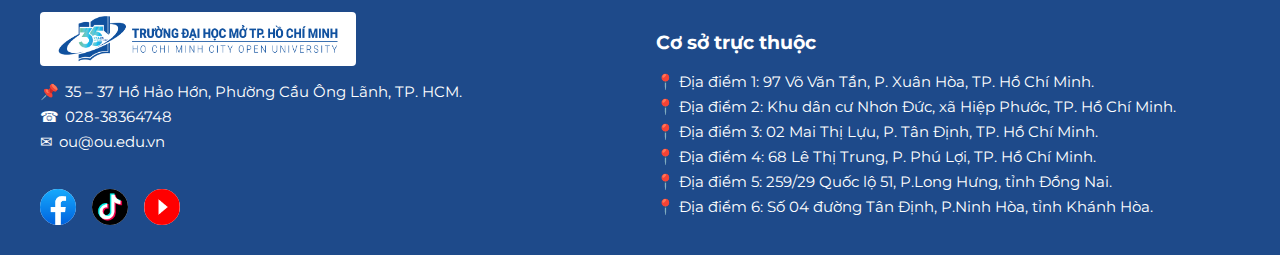
<file: frontend/team.html>
<!DOCTYPE html>
<html lang="vi">
<head>
	<meta charset="UTF-8">
	<meta name="viewport" content="width=device-width, initial-scale=1.0">
	<title>Trang Chủ</title>
  <link href="https://fonts.googleapis.com/css2?family=Montserrat:wght@400;700&display=swap" rel="stylesheet">
	<link rel="stylesheet" href="styles.css">
  <script src="scripts.js"></script>
</head>
<body>
	<header>
    <div class="announcement">
      CHÀO MỪNG KỶ NIỆM 35 NĂM NGÀY THÀNH LẬP TRƯỜNG ĐẠI HỌC MỞ THÀNH PHỐ HỒ CHÍ MINH (15/06/1990 - 15/06/2025)
    </div>
    <div class="navigation">
    <div class="logo-frame">
      <a href="https://ou.edu.vn/">
      <img src="assets/logo.png" alt="Logo">
      </a>
    </div>
		<ul>
      <li><button class="custom-button" onclick="window.location.href='index.html'">Trang chủ</button></li>
      <li><button class="custom-button" onclick="window.location.href='achievement.html'">Thành tựu nổi bật</button></li>
      <li><button class="custom-button" onclick="window.location.href='webandpage.html'">Website & Fanpage</button></li>
      <li><button class="custom-button" onclick="window.location.href='guestbook.html'">Góc cảm nhận</button></li>
      <li><button class="custom-button" onclick="window.location.href='team.html'">Đội ngũ thực hiện</button></li>
    </ul>
    </div>
	</header>
	<main>
    <div class="banner">
      <img src="assets/TrangChu/banner.png" alt="Banner Image" class="banner-image">
    </div>
    <div class="content-container">
      <div class="content-container-header">
        <h1>Giới Thiệu Tổng Quan</h1>
        <p>Hành trình 35 năm xây dựng và phát triển</p>
      </div>
      <div class="content-container-content">
        <table width="100%" >
          <td width="50%">
            <h2>Lịch Sử Hình Thành</h2>
            <p>Được thành lập vào năm 1990 và trở thành trường đại học công lập từ năm 2006, đến nay Trường Đại học Mở Thành phố Hồ Chí Minh là trường đại học đa ngành trực thuộc Bộ Giáo dục và Đào tạo, có nhiệm vụ đào tạo đại học và sau đại học, với các hình thức đào tạo chính quy và giáo dục thường xuyên, đào tạo các điểm vệ tinh,…nhằm đáp ứng nhu cầu học tập đa dạng của xã hội, góp phần tăng cường đội ngũ cán bộ khoa học-kỹ thuật cho đất nước.</p>
          </td>
          <td width="50%">
            <img src="assets/TrangChu/hinhanhtruong.jpg" alt="Hình ảnh trường Đại học Mở TP.HCM" class="content-image">
          </td>
          </tr>
        </table>
        <h2>Quá Trình Phát Triển</h2>
        <p>Qua 35 năm phát triển, nhà trường đã đào tạo hơn 500.000 cử nhân, thạc sĩ, tiến sĩ trong nhiều lĩnh vực, góp phần quan trọng vào sự phát triển kinh tế - xã hội của đất nước.</p>
        <table width="100%">
          <tr>
            <td>
              <div class="stat-card">
                <div class="stat-card__number">500K+</div>
                <div class="stat-card__label">Sinh viên đã tốt nghiệp</div>
              </div>
            </td>
            <td>
              <div class="stat-card">
                <div class="stat-card__number">50</div>
                <div class="stat-card__label">Chuyên ngành đào tạo</div>
              </div>
            </td>
            <td>
              <div class="stat-card">
                <div class="stat-card__number">35</div>
                <div class="stat-card__label">Năm kinh nghiệm</div>
              </div>
            </td>
            <td>
              <div class="stat-card">
                <div class="stat-card__number">100%</div>
                <div class="stat-card__label">Cam kết chất lượng</div>
              </div>
            </td>
          </tr>
        </table>
      </div>
    </div>

    <div class="content-container">
      <div class="content-container-header">
        <h1>Tầm Nhìn - Sứ Mạng - Giá Trị Cốt Lõi</h1>
        <p>Định hướng phát triển bền vững</p>
    </div>
      <div class="content-container-content">
        <table width="100%" class ="info-table">
          <tr>
            <td>
              <div class="info-card">
                <h3>🎯 Tầm Nhìn</h3>
                <p>
                  Trường Đại học Mở Thành phố Hồ Chí Minh phấn đấu trở thành Đại học thực hiện giáo dục mở, định hướng ứng dụng với chất lượng cao.
                </p>
              </div>
            </td>
            <td>
              <div class="info-card">
                <h3>🚀 Sứ Mạng</h3>
                <p>Trường thực hiện giáo dục mở, tạo bình đẳng cho mọi người trong tiếp cận giáo dục đại học.</p>
                <p>Trường góp phần xây dựng xã hội học tập.</p>
                <p>Trường nâng cao tri thức và năng lực nghề nghiệp cho người học bằng các phương thức linh hoạt, thuận tiện và hiệu quả.</p>
              </div>
            </td>
            <td>
              <div class="info-card">
                <h3>📖 Giá Trị Cốt Lõi</h3>
                <p><b>Nâng cao tri thức và năng lực nghề nghiệp:</b> Đào tạo linh hoạt, dễ hiểu, hữu ích cho mọi đối tượng.</p>
                <p><b>Gắn kết thực tiễn:</b> Kiến thức luôn gắn liền với ứng dụng thực tế và nhu cầu xã hội.</p>
                <p><b>Không ngừng học hỏi:</b> Luôn cập nhật tri thức mới, nuôi dưỡng tinh thần học tập suốt đời.</p>
                <p><b>Phục vụ cộng đồng:</b> Đóng góp cho lợi ích xã hội thông qua đào tạo và nghiên cứu.</p>
                <p><b>Chuyên nghiệp, sáng tạo và hiệu quả:</b> Làm việc chuyên nghiệp, đổi mới sáng tạo, môi trường hợp tác và tôn trọng.</p>
              </div>
            </td>
          </tr>
        </table>
      </div>
    </div>

    <div class="content-container">
      <div class="content-container-header">
        <h1>Dòng Thời Gian Phát Triển</h1>
        <p>35 năm một chặng đường rực rỡ</p>
      </div>
      <div class="content-container-content">
        <div class="timeline-container">
          <div class="timeline-item">
            <img src="assets/TrangChu/15061990.jpg" class="timeline-image" alt="1990">
            <div class="timeline-content timeline-content-right">
              <div class="timeline-date">15/06/1990</div>
              <div class="timeline-event">Thành lập trường</div>
              <div class="timeline-description">Bộ trưởng Bộ Giáo dục và Đào tạo ban hành Quyết định số 451/TCCB thành lập Viện Đào tạo mở rộng trực thuộc Trường Cán bộ quản lý đại học – Trung học chuyên nghiệp và Dạy nghề.</div>
            </div>
          </div>
          <div class="timeline-item">
            <div class="timeline-content timeline-content-left">
              <div class="timeline-date">26/07/1993</div>
              <div class="timeline-description">Quyết định số 389/TTg ngày 26 tháng 7 năm 1993 của Thủ tướng Chính phủ về việc thành lập Đại học Mở Bán công Thành Phố Hồ Chí Minh trên cơ sở Viện Đào tạo mở rộng Thành phố Hồ Chí Minh</div>
            </div>
            <img src="assets/TrangChu/26071993.jpg" class="timeline-image timeline-image-right" alt="1993">
          </div>
          <div class="timeline-item">
            <img src="assets/TrangChu/26062006.png" class="timeline-image" alt="2006">
            <div class="timeline-content timeline-content-right">
              <div class="timeline-date">26/06/2006</div>
              <div class="timeline-description">Thủ Tướng Chính phủ ban hành Quyết định số 146/2006/QĐ-TTg chuyển loại hình một số trường đại học và cao đẳng bán công, dân lập. Theo quyết định này, Trường Đại học Mở bán công Thành phố Hồ Chí Minh được chuyển sang trường đại học công lập và có tên gọi là Trường Đại học Mở Thành phố Hồ Chí Minh</div>
            </div>
          </div>
          <div class="timeline-item">
            <div class="timeline-content timeline-content-left">
              <div class="timeline-date">2010</div>
              <div class="timeline-event">Chuẩn hóa chất lượng</div>
              <div class="timeline-description">Đạt chuẩn kiểm định chất lượng giáo dục, nâng cao uy tín và vị thế trong hệ thống giáo dục đại học quốc gia</div>
            </div>
            <img src="assets/TrangChu/2010.png" class="timeline-image timeline-image-right" alt="2010">
          </div>
          <div class="timeline-item">
            <img src="assets/TrangChu/2020.jpg" class="timeline-image" alt="2020">
            <div class="timeline-content timeline-content-right">
              <div class="timeline-date">2020</div>
              <div class="timeline-event">Chuyển đổi số</div>
              <div class="timeline-description">Thực hiện chuyển đổi số toàn diện, phát triển nền tảng giáo dục thông minh và hiện đại, thích ứng với xu hướng giáo dục 4.0.</div>
            </div>
          </div>
          <div class="timeline-item">
            <div class="timeline-content timeline-content-left">
              <div class="timeline-date">2025</div>
              <div class="timeline-event">Kỷ niệm 35 năm thành lập</div>
              <div class="timeline-description">Đánh dấu 35 năm thành lập với nhiều thành tự to lớn, hướng tới mục tiêu trở thành trường Đại học mở hàng đầu khu vực.</div>
            </div>
          <img src="assets/TrangChu/2025.jpg" class="timeline-image timeline-image-right" alt="2025">
          </div>
      </div>
    </div>
	</main>
  <footer class ="footer-flex">
		<div class = "footer-container">
      <div class ="footer-col">
        <img src="assets/logo.png" class = "footer-logo" alt ="Logo">
        <ul>
          <li><span>📌</span> 35 – 37 Hồ Hảo Hớn, Phường Cầu Ông Lãnh, TP. HCM.</li>
          <li><span>☎</span> 028-38364748</li>
          <li><span>✉</span> ou@ou.edu.vn</li>
          <li>
              <div class = "footer-socials">
                <a href="https://www.facebook.com/TruongDaiHocMo"><img src="assets/footer/facebook.png" alt="Facebook"></a>
                <a href="https://www.tiktok.com/@hcmcou"><img src="assets/footer/tiktok.png" alt="TikTok"></a>
                <a href="https://www.youtube.com/@HoChiMinhCityOpenUniversity"><img src="assets/footer/youtube.png" alt="YouTube"></a>
             </div>
          </li>
       </ul>
    </div>

    <div class ="footer-col">
        <h3>Cơ sở trực thuộc</h3>
          <ul>
            <li>📍 Địa điểm 1: 97 Võ Văn Tần, P. Xuân Hòa, TP. Hồ Chí Minh.</li>
            <li>📍 Địa điểm 2: Khu dân cư Nhơn Đức, xã Hiệp Phước, TP. Hồ Chí Minh.</li>
            <li>📍 Địa điểm 3: 02 Mai Thị Lựu, P. Tân Định, TP. Hồ Chí Minh.</li>
            <li>📍 Địa điểm 4: 68 Lê Thị Trung, P. Phú Lợi, TP. Hồ Chí Minh.</li>
            <li>📍 Địa điểm 5: 259/29 Quốc lộ 51, P.Long Hưng, tỉnh Đồng Nai.</li>
            <li>📍 Địa điểm 6: Số 04 đường Tân Định, P.Ninh Hòa, tỉnh Khánh Hòa.</li>
          </ul>
      </div>
      </div>
    </div>
	</footer>
</body>
</html>
</file>
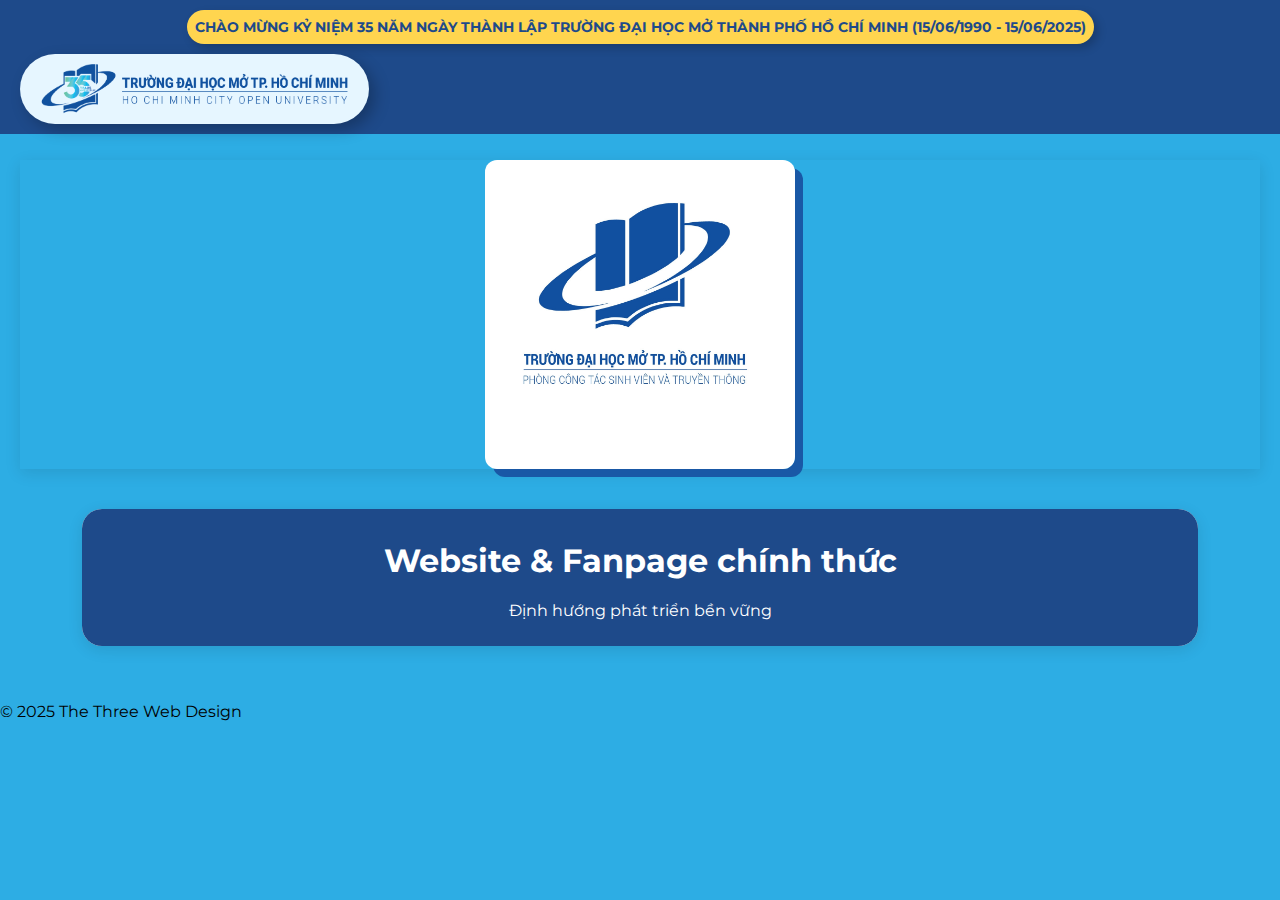
<file: frontend/webandpage.html>
<!DOCTYPE html>
<html lang="vi">
<head>
	<meta charset="UTF-8">
	<meta name="viewport" content="width=device-width, initial-scale=1.0">
	<title>The Three Web Design</title>
  <link href="https://fonts.googleapis.com/css2?family=Montserrat:wght@400;700&display=swap" rel="stylesheet">
	<link rel="stylesheet" href="styles.css">
  <script src="scripts.js"></script>
</head>
<body>
	<header>
    <div class="announcement">
      CHÀO MỪNG KỶ NIỆM 35 NĂM NGÀY THÀNH LẬP TRƯỜNG ĐẠI HỌC MỞ THÀNH PHỐ HỒ CHÍ MINH (15/06/1990 - 15/06/2025)
    </div>
    <div class="navigation">
    <div class="logo-frame">
      <a href="https://ou.edu.vn/">
      <img src="\frontend\assets\logo.png" alt="Logo">
      </a>
    </div>
		<ul>
      <li><button class="custom-button">Trang chủ</button></li>
      <li><button class="custom-button">Thành tựu nổi bật</button></li>
      <li><button class="custom-button">Website & Fanpage</button></li>
      <li><button class="custom-button">Góc cảm nhận</button></li>
      <li><button class="custom-button">Đội ngũ thực hiện</button></li>
    </ul>
    </div>
	</header>
	<main>
        <div class="banner">
        <img src="assets/WebsiteVaFanpage/logo1.jpg" alt="Logo OU" class="banner-logo">
        </div>
        <div class="content-container">
      <div class="content-container-header">
        <h1>Website & Fanpage chính thức</h1>
        <p>Định hướng phát triển bền vững</p>
      </div>
	</main>
	<footer>
		<p>&copy; 2025 The Three Web Design</p>
	</footer>
</body>
</html>
</file>
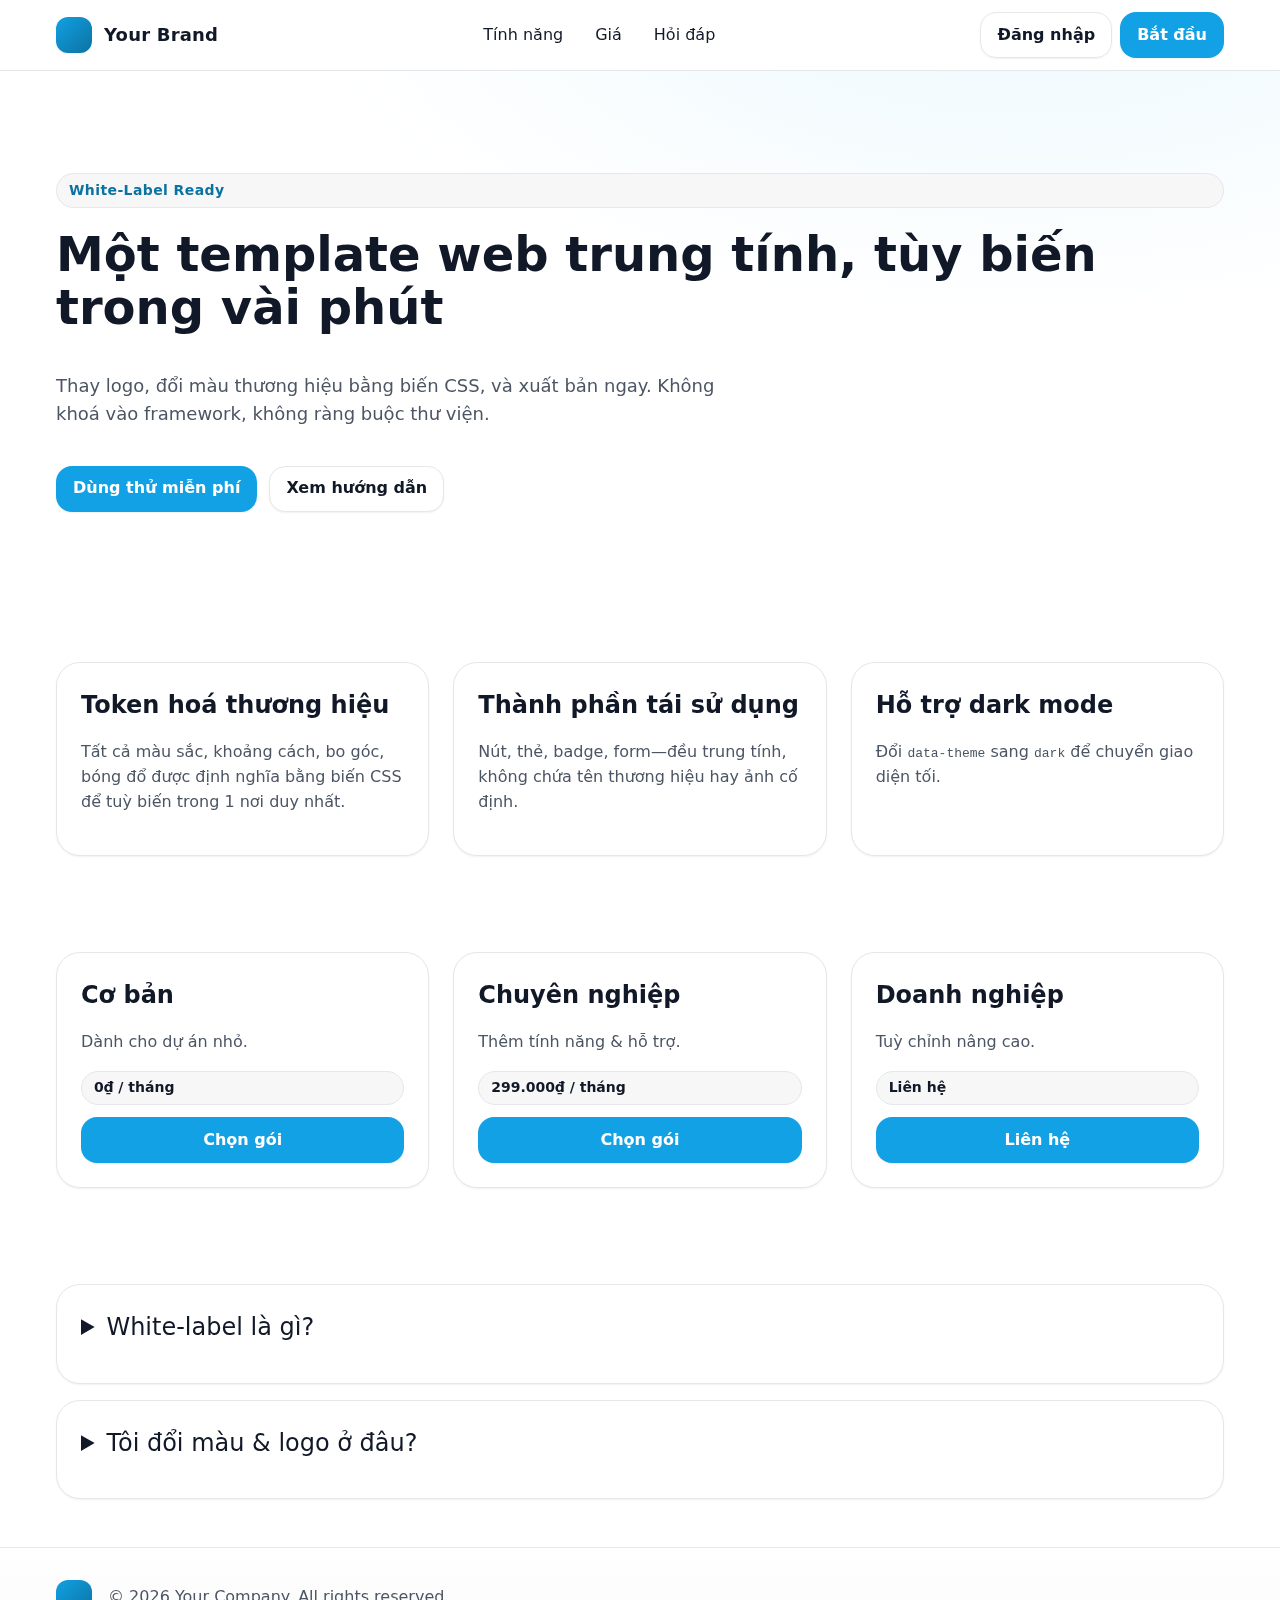
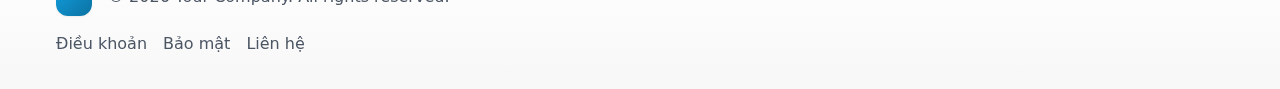
<file: frontend/white_label_web_template_html_css.html>
<!doctype html>
<html lang="vi" data-theme="light">
<head>
  <meta charset="utf-8" />
  <meta name="viewport" content="width=device-width, initial-scale=1" />
  <title>White‑Label Starter</title>
  <meta name="description" content="A neutral, brand‑agnostic white‑label web template." />
  <link rel="icon" href="data:image/svg+xml,%3Csvg xmlns='http://www.w3.org/2000/svg' viewBox='0 0 100 100'%3E%3Ccircle cx='50' cy='50' r='46' fill='%23000'/%3E%3C/svg%3E" />
  <style>
    /*
      WHITE‑LABEL CSS STARTER
      ------------------------------------------------------------
      Philosophy:
      - Brand‑agnostic: No hardcoded names/colors. All by tokens.
      - Composable: Small, well‑named building blocks.
      - Accessible: Good contrast, focus states, prefers‑reduced‑motion.
      - Maintainable: CSS custom properties (variables), BEM‑ish naming.

      How to brand:
      - Override variables under :root or [data-brand="*"] scopes.
      - Swap logo in .brand__logo.
      - Adjust radius/spacing/font scales once, components adapt.
    */

    /* ------------------ Design Tokens ------------------ */
    :root {
      /* Brand (HSL) — change these 3 to rebrand */
      --brand-h: 199; /* hue */
      --brand-s: 86%; /* saturation */
      --brand-l: 48%; /* lightness */

      /* Semantic palette generated from brand */
      --color-brand: hsl(var(--brand-h) var(--brand-s) var(--brand-l));
      --color-brand-600: hsl(var(--brand-h) calc(var(--brand-s) * 1) calc(var(--brand-l) - 8%));
      --color-brand-700: hsl(var(--brand-h) calc(var(--brand-s) * 1) calc(var(--brand-l) - 14%));
      --color-brand-50: hsl(var(--brand-h) 90% 96%);

      --color-bg: #ffffff;
      --color-surface: #f7f7f8;
      --color-text: #111827; /* slate-900 */
      --color-text-muted: #4b5563; /* slate-600 */
      --color-border: #e5e7eb; /* gray-200 */
      --color-outline: var(--color-brand);

      /* Typography */
      --font-sans: system-ui, -apple-system, Segoe UI, Roboto, Ubuntu, Cantarell, Noto Sans, "Helvetica Neue", Arial, "Apple Color Emoji", "Segoe UI Emoji";
      --fs-900: clamp(2rem, 1.4rem + 2vw, 3rem);
      --fs-800: clamp(1.5rem, 1.1rem + 1.2vw, 2.25rem);
      --fs-700: clamp(1.25rem, 1.05rem + 0.8vw, 1.5rem);
      --fs-600: 1.125rem;
      --fs-500: 1rem;
      --fs-400: 0.9375rem;

      /* Layout */
      --container: 1200px;
      --space-1: 0.25rem;  /* 4px  */
      --space-2: 0.5rem;   /* 8px  */
      --space-3: 0.75rem;  /* 12px */
      --space-4: 1rem;     /* 16px */
      --space-5: 1.25rem;  /* 20px */
      --space-6: 1.5rem;   /* 24px */
      --space-8: 2rem;     /* 32px */
      --space-10: 2.5rem;  /* 40px */
      --space-12: 3rem;    /* 48px */

      /* Shape & Elevation */
      --radius-sm: 10px;
      --radius-md: 16px;
      --radius-lg: 24px;
      --shadow-sm: 0 1px 2px rgba(0,0,0,0.06);
      --shadow-md: 0 8px 20px rgba(0,0,0,0.08);
      --shadow-lg: 0 20px 40px rgba(0,0,0,0.12);

      /* Transitions */
      --transition-fast: 120ms ease;
      --transition-base: 200ms ease;
    }

    /* Optional: Dark theme */
    [data-theme="dark"] {
      --color-bg: #0b1020;
      --color-surface: #12172a;
      --color-text: #e5e7eb;
      --color-text-muted: #9ca3af;
      --color-border: #1f2937;
      --color-outline: var(--color-brand-600);
    }

    /* Per-brand overrides example */
    [data-brand="emerald"] {
      --brand-h: 160;
      --brand-s: 70%;
      --brand-l: 42%;
    }

    /* ------------------ Base & Reset ------------------ */
    *, *::before, *::after { box-sizing: border-box; }
    html:focus-within { scroll-behavior: smooth; }
    body {
      margin: 0;
      font-family: var(--font-sans);
      background: var(--color-bg);
      color: var(--color-text);
      line-height: 1.55;
      -webkit-font-smoothing: antialiased;
      text-rendering: optimizeLegibility;
    }
    img, svg { display: block; max-width: 100%; height: auto; }
    a { color: inherit; text-decoration: none; }
    :focus-visible { outline: 3px solid var(--color-outline); outline-offset: 2px; }
    @media (prefers-reduced-motion: reduce) { * { animation: none !important; transition: none !important; } }

    /* ------------------ Layout Helpers ------------------ */
    .container { max-width: var(--container); margin-inline: auto; padding-inline: var(--space-4); }
    .stack { display: grid; gap: var(--space-4); }
    .grid { display: grid; gap: var(--space-6); }
    @media (min-width: 768px) { .grid--cols-3 { grid-template-columns: repeat(3, minmax(0,1fr)); } }

    /* ------------------ Header & Nav ------------------ */
    header.site-header { position: sticky; top: 0; z-index: 50; background: rgba(255,255,255,0.7); backdrop-filter: saturate(180%) blur(12px); border-bottom: 1px solid var(--color-border); }
    [data-theme="dark"] header.site-header { background: rgba(12,14,28,0.6); }

    .nav { display: flex; align-items: center; justify-content: space-between; padding-block: var(--space-3); }
    .brand { display: inline-flex; align-items: center; gap: var(--space-3); }
    .brand__logo { width: 36px; height: 36px; border-radius: 12px; background: linear-gradient(135deg, var(--color-brand), var(--color-brand-700)); box-shadow: var(--shadow-sm); }
    .brand__name { font-weight: 700; font-size: var(--fs-600); letter-spacing: 0.2px; }

    /* Accessible, JS‑free mobile nav using details/summary */
    nav.primary { display: flex; align-items: center; gap: var(--space-2); }
    details.navmenu { position: relative; }
    details.navmenu > summary { list-style: none; cursor: pointer; padding: var(--space-2) var(--space-3); border-radius: var(--radius-sm); border: 1px solid var(--color-border); }
    details[open].navmenu > summary { background: var(--color-surface); }
    .menu { position: absolute; right: 0; margin-top: var(--space-2); min-width: 220px; background: var(--color-bg); border: 1px solid var(--color-border); border-radius: var(--radius-md); box-shadow: var(--shadow-md); padding: var(--space-2); }
    .menu a { display: block; padding: var(--space-3) var(--space-4); border-radius: var(--radius-sm); }
    .menu a:hover { background: var(--color-surface); }
    @media (min-width: 900px) { details.navmenu { display: none; } .links { display: flex; gap: var(--space-2); }
      .links a { padding: var(--space-2) var(--space-3); border-radius: var(--radius-sm); }
      .links a:hover { background: var(--color-surface); }
    }

    .actions { display: flex; gap: var(--space-2); align-items: center; }

    /* ------------------ Buttons ------------------ */
    .btn { display: inline-flex; align-items: center; justify-content: center; gap: 0.5rem; font-weight: 600; border-radius: var(--radius-md); border: 1px solid var(--color-border); padding: 0.6rem 1rem; background: var(--color-bg); box-shadow: var(--shadow-sm); transition: transform var(--transition-fast), box-shadow var(--transition-base); }
    .btn:hover { transform: translateY(-1px); box-shadow: var(--shadow-md); }
    .btn:active { transform: translateY(0); box-shadow: var(--shadow-sm); }
    .btn--primary { background: var(--color-brand); color: white; border-color: transparent; }
    .btn--primary:hover { background: var(--color-brand-600); }
    .btn--ghost { background: transparent; }

    /* ------------------ Hero ------------------ */
    .hero { position: relative; padding-block: clamp(3rem, 8vw, 8rem); overflow: hidden; background: radial-gradient(1200px 600px at 80% -20%, var(--color-brand-50), transparent 60%); }
    .hero__eyebrow { color: var(--color-brand-700); font-weight: 700; letter-spacing: 0.4px; }
    .hero__title { font-size: var(--fs-900); line-height: 1.1; margin: 0; }
    .hero__sub { font-size: var(--fs-600); color: var(--color-text-muted); max-width: 60ch; }

    /* ------------------ Cards ------------------ */
    .card { background: var(--color-bg); border: 1px solid var(--color-border); border-radius: var(--radius-lg); padding: var(--space-6); box-shadow: var(--shadow-sm); transition: box-shadow var(--transition-base), transform var(--transition-base); }
    .card:hover { box-shadow: var(--shadow-lg); transform: translateY(-2px); }
    .card__title { font-size: var(--fs-700); margin: 0 0 var(--space-3); }
    .card__text { color: var(--color-text-muted); }

    /* ------------------ Badges & Chips ------------------ */
    .badge { display: inline-flex; align-items: center; gap: 0.5rem; border-radius: 999px; padding: 0.35rem 0.75rem; font-weight: 600; font-size: 0.875rem; border: 1px solid var(--color-border); background: var(--color-surface); }

    /* ------------------ Forms ------------------ */
    .field { display: grid; gap: var(--space-2); }
    .input, textarea { width: 100%; padding: 0.7rem 0.9rem; border-radius: var(--radius-md); border: 1px solid var(--color-border); background: var(--color-bg); color: var(--color-text); }
    .input:focus, textarea:focus { border-color: var(--color-brand-600); box-shadow: 0 0 0 4px color-mix(in oklab, var(--color-brand) 20%, transparent); }

    /* ------------------ Footer ------------------ */
    footer.site-footer { border-top: 1px solid var(--color-border); padding-block: var(--space-8); background: linear-gradient(180deg, transparent, var(--color-surface)); }
    .muted { color: var(--color-text-muted); }

    /* ------------------ Utilities ------------------ */
    .u-hidden { display: none !important; }
    .u-visually-hidden { position: absolute !important; width: 1px; height: 1px; padding: 0; margin: -1px; overflow: hidden; clip: rect(0, 0, 0, 0); white-space: nowrap; border: 0; }
    .center { display: grid; place-items: center; }

    /* RTL support */
    :root:dir(rtl) { direction: rtl; }

  </style>
</head>
<body>
  <!-- HEADER -->
  <header class="site-header">
    <div class="container nav">
      <a href="#" class="brand" aria-label="Homepage">
        <div class="brand__logo" aria-hidden="true"></div>
        <span class="brand__name">Your Brand</span>
      </a>

      <nav class="primary" aria-label="Primary navigation">
        <div class="links" role="menubar" aria-label="Main menu">
          <a role="menuitem" href="#features">Tính năng</a>
          <a role="menuitem" href="#pricing">Giá</a>
          <a role="menuitem" href="#faq">Hỏi đáp</a>
        </div>
        <details class="navmenu">
          <summary aria-label="Mở menu">Menu</summary>
          <div class="menu" role="menu">
            <a role="menuitem" href="#features">Tính năng</a>
            <a role="menuitem" href="#pricing">Giá</a>
            <a role="menuitem" href="#faq">Hỏi đáp</a>
          </div>
        </details>
      </nav>

      <div class="actions">
        <a class="btn btn--ghost" href="#login">Đăng nhập</a>
        <a class="btn btn--primary" href="#signup">Bắt đầu</a>
      </div>
    </div>
  </header>

  <!-- HERO -->
  <section class="hero">
    <div class="container stack" style="gap: var(--space-5);">
      <span class="hero__eyebrow badge">White‑Label Ready</span>
      <h1 class="hero__title">Một template web trung tính, tùy biến trong vài phút</h1>
      <p class="hero__sub">Thay logo, đổi màu thương hiệu bằng biến CSS, và xuất bản ngay. Không khoá vào framework, không ràng buộc thư viện.</p>
      <div class="stack" style="gap: var(--space-3); grid-auto-flow: column; width:max-content;">
        <a class="btn btn--primary" href="#signup">Dùng thử miễn phí</a>
        <a class="btn" href="#docs">Xem hướng dẫn</a>
      </div>
    </div>
  </section>

  <!-- FEATURES -->
  <section id="features" class="container" style="padding-block: var(--space-12);">
    <div class="grid grid--cols-3">
      <article class="card">
        <h3 class="card__title">Token hoá thương hiệu</h3>
        <p class="card__text">Tất cả màu sắc, khoảng cách, bo góc, bóng đổ được định nghĩa bằng biến CSS để tuỳ biến trong 1 nơi duy nhất.</p>
      </article>
      <article class="card">
        <h3 class="card__title">Thành phần tái sử dụng</h3>
        <p class="card__text">Nút, thẻ, badge, form—đều trung tính, không chứa tên thương hiệu hay ảnh cố định.</p>
      </article>
      <article class="card">
        <h3 class="card__title">Hỗ trợ dark mode</h3>
        <p class="card__text">Đổi <code>data-theme</code> sang <code>dark</code> để chuyển giao diện tối.</p>
      </article>
    </div>
  </section>

  <!-- PRICING (example content) -->
  <section id="pricing" class="container" style="padding-block: var(--space-12);">
    <div class="grid" style="grid-template-columns: repeat(auto-fit, minmax(260px, 1fr));">
      <article class="card">
        <h4 class="card__title">Cơ bản</h4>
        <p class="card__text">Dành cho dự án nhỏ.</p>
        <div class="stack" style="gap: var(--space-3); margin-top: var(--space-4);">
          <span class="badge">0₫ / tháng</span>
          <a class="btn btn--primary" href="#">Chọn gói</a>
        </div>
      </article>
      <article class="card">
        <h4 class="card__title">Chuyên nghiệp</h4>
        <p class="card__text">Thêm tính năng & hỗ trợ.</p>
        <div class="stack" style="gap: var(--space-3); margin-top: var(--space-4);">
          <span class="badge">299.000₫ / tháng</span>
          <a class="btn btn--primary" href="#">Chọn gói</a>
        </div>
      </article>
      <article class="card">
        <h4 class="card__title">Doanh nghiệp</h4>
        <p class="card__text">Tuỳ chỉnh nâng cao.</p>
        <div class="stack" style="gap: var(--space-3); margin-top: var(--space-4);">
          <span class="badge">Liên hệ</span>
          <a class="btn btn--primary" href="#">Liên hệ</a>
        </div>
      </article>
    </div>
  </section>

  <!-- FAQ (example) -->
  <section id="faq" class="container" style="padding-block: var(--space-12);">
    <div class="stack">
      <details class="card">
        <summary class="card__title">White‑label là gì?</summary>
        <p class="card__text">Là sản phẩm/dịch vụ không gắn thương hiệu cố định, cho phép đối tác dán nhãn của họ và tuỳ biến giao diện.</p>
      </details>
      <details class="card">
        <summary class="card__title">Tôi đổi màu & logo ở đâu?</summary>
        <p class="card__text">Đổi các biến CSS trong <code>:root</code> (ví dụ <code>--brand-h/s/l</code>) và cập nhật phần tử <code>.brand__logo</code> bằng hình/logo của bạn.</p>
      </details>
    </div>
  </section>

  <!-- FOOTER -->
  <footer class="site-footer">
    <div class="container">
      <div class="stack">
        <div style="display:flex; gap: var(--space-4); align-items:center;">
          <div class="brand__logo" aria-hidden="true"></div>
          <span class="muted">© <span id="y"></span> Your Company. All rights reserved.</span>
        </div>
        <div style="display:flex; gap: var(--space-4); flex-wrap: wrap;">
          <a class="muted" href="#">Điều khoản</a>
          <a class="muted" href="#">Bảo mật</a>
          <a class="muted" href="#">Liên hệ</a>
        </div>
      </div>
    </div>
  </footer>

  <script>
    // Just to set the year in footer; template remains JS‑optional otherwise.
    document.getElementById('y').textContent = new Date().getFullYear();
  </script>
</body>
</html>
</file>
<file: frontend/styles.css>
/*--- Design System Variables ---*/
:root {
  --font: 'Montserrat', sans-serif;
  --primary-color: #1e4a8a;
  --secondary-color: #1958a6;
  --accent-color: #2dade4;
  --background-color: #2dade4;
  --background-announcement-color: #ffd54f;
  --background-container-color: #f7fbff;
  --text-color: #000000;
  --secondary-text-color: #777777;
  --button-bg-color: #1958a6;
  --button-text-color: #ffffff;
  --button-hover-bg-color: #ffffff;
  --button-hover-text-color: #1958a6;
  --content-container-background-color: #ffffff;
  --content-container-background-color-two: #e6f6ff;
}

/*--- Global Layout ---*/
body {
  font-family: var(--font);
  margin: 0;
  padding: 0;
  background-color: var(--background-color);
  display: grid;
  grid-template-rows: auto 1fr auto;
  min-height: 100vh;
}

/* Header Layout */
header {
  display: grid;
  grid-template-rows: auto auto;
  gap: 10px;
  background-color: var(--primary-color);
  padding: 10px 20px;
  position: fixed;
  top: 0;
  left: 0;
  right: 0;
  z-index: 1000;
}

.announcement {
  background-color: var(--background-announcement-color);
  color: var(--primary-color);
  font-weight: bold;
  text-align: center;
  padding: 8px;
  border-radius: 50px;
  font-size: 14px;
  margin: auto;
  box-shadow: 4px 4px 10px rgba(0, 0, 0, 0.2);
}

.navigation {
  display: flex;
  justify-content: space-between;
  align-items: center;
  width: 100%;
  position: relative;
}

.navigation ul {
  display: none; /* ẩn mặc định */
  position: relative;
  background: var(--primary-color);
  padding: 10px;
  border-radius: 10px;
  gap: 8px;
  min-width: 200px;
  box-shadow: 0 6px 18px rgba(0,0,0,0.15);
  z-index: 1100;
}

.navigation ul.show {
  list-style: none;
  display: flex;
  flex-direction: column;
}

.menu-toggle {
  display: block;
  font-size: 28px;
  color: white;
  cursor: pointer;
}

/* Main Layout */
main {
  padding: 160px 20px 40px 20px;
  display: grid;
  grid-template-columns: 1fr;
  gap: 40px;
}

/* Banner Image */
.banner {
  width: 100%;
  box-shadow: 0 4px 15px rgba(0, 0, 0, 0.1);
}

.banner-image {
  width: 100%;
  height: auto;
  object-fit: contain;
  display: block;
}

.banner-logo {
  max-width: 25%;          
  height: auto;   
  border-radius: 12px;
  box-shadow: 8px 8px 0 #1958a6;     
  display: block;
  margin: 0 auto;       
  cursor: pointer;
}
.banner-logo:hover {
  transform: translateY(-7px);
}
/* iframe Container */
.iframe-container {
  position: relative;
  width: 100%;
  max-width: 1200px;
  margin: 0 auto;
  padding-top: 56.25%; /* tỷ lệ 16:9 */
  border: 2px solid var(--primary-color) ;
  border-radius: 12px;
  overflow: hidden;
  box-shadow: 0 4px 12px rgba(0,0,0,0.15);
}

.iframe-container iframe {
  position: absolute;
  top: 0;
  left: 0;
  width: 100%;
  height: 100%;
  border: none;
}

/* Content Container */
.content-container {
  background: var(--content-container-background-color);
  border-radius: 20px;
  box-shadow: 0 4px 15px rgba(0, 0, 0, 0.1);
  width: 100%;
  margin: auto;
  display: flex;
  flex-direction: column;
  overflow: hidden;
}

.content-container-header {
  background: var(--primary-color);
  color: white;
  text-align: center;
  padding: 10px;
}

.content-container-content {
  padding: 20px;
  color: var(--text-color);
}

.content-container-content h2{
  color: var(--primary-color);
}

.content-container-content p {
  line-height: 1.6;
}

.content-container-content .split-text {
  display: flex;
  flex-direction: column;
  gap: 20px;
}

.content-container-content .split-text p {
  margin: 0 10px;
  text-align: justify;
}

.content-container-content .split-text img {
  zoom: 50%;
  border-radius: 25px;
}

/* Content Images */
.content-image{
  width: 100%;
  border-radius: 25px;
}

/* Statistic Cards*/
.stat-card {
  background: var(--content-container-background-color);
  border: 2px solid var(--primary-color);
  border-radius: 20px;
  box-shadow: 0 4px 10px rgba(0, 0, 0, 0.1);
  padding: 20px 30px;
  text-align: center;
  width: 50%;
  margin: 10px auto;
  transition: transform 0.3s ease, box-shadow 0.3s ease;
}

.stat-card:hover {
  transform: translateY(-5px);
  box-shadow: 0 8px 20px rgba(0, 0, 0, 0.15);
}

.stat-card-number {
  font-size: 2em;
  font-weight: 800;
  color: var(--primary-color);
  margin-bottom: 8px;
}

.stat-card-label {
  font-size: 1em;
  color: var(--text-color);
}

/* Info Cards */
.info-card {
  background: var(--content-container-background-color);
  border-left: 4px solid var(--primary-color);
  border-radius: 12px;
  padding: 20px;
  margin: 15px auto;
  box-shadow: 0 4px 12px rgba(0, 0, 0, 0.08);
  transition: transform 0.3s ease, box-shadow 0.3s ease;
}

.info-table {
  flex-wrap: wrap;
}
.info-card2 {
  background: var(--content-container-background-color);
  border: 2px solid var(--primary-color);
  border-top: 6px solid var(--primary-color);
  border-radius: 12px;
  padding: 20px;
  margin: 15px auto;
  text-align: center;
  box-shadow: 0 8px 200px rgba(0, 0, 0, 0.08);
  transition: transform 0.3s ease, box-shadow 0.3s ease;
  width: 300px;
  aspect-ratio: 2 / 3;
  min-height: 25em;
}
.info-card2:hover {
  transform: translateY(-7px);
  box-shadow: 0 6px 18px rgba(0, 0, 0, 0.12);
}

.info-card2 h3 {
  margin-top: 0;
  color: var(--primary-color);
}
.info-card2 .avatar img {
  width: 40%;
  aspect-ratio: 1 / 1;
  object-fit: cover;
  border-radius: 50%;
  border: 2px solid var(--primary-color);
}
.info-card2 h3 a {
  color: var(--primary-color);
  text-decoration: none;
}

.info-card2 h3 a:hover {
  text-decoration: underline;
}

.info-card:hover {
  transform: translateY(-5px);
  box-shadow: 0 6px 18px rgba(0, 0, 0, 0.12);
}

.info-card h3 {
  margin-top: 0;
  color: var(--primary-color);
}

/* Timeline Container */
.timeline-container {
  position: relative;
  display: grid;
  grid-template-columns: 1fr 4px 1fr;
  gap: 20px;
}
.timeline-container::before {
  content: "";
  position: absolute;
  top: 0;
  left: 50%;
  transform: translateX(-50%);
  width: 4px;
  height: 100%;
  background: var(--primary-color);
  border-radius: 2px;
}


.timeline-item {
  display: contents;
}

.timeline-content {
  background: #fff;
  border: 1px solid #ddd;
  border-radius: 12px;
  padding: 20px;
  box-shadow: 0 4px 12px rgba(0, 0, 0, 0.08);
  display: flex;
  flex-direction: column;
  gap: 12px;
  transition: transform 0.3s ease, box-shadow 0.3s ease;
}

.timeline-content:hover {
  transform: translateY(-5px);
  box-shadow: 0 6px 18px rgba(0, 0, 0, 0.12);
}

.timeline-content-left {
  grid-column: 1 / 2;
}

.timeline-content-right {
  grid-column: 3 / 4;
}

.timeline-image {
  border-radius: 10px;
  object-fit: cover;
  width: 100%;
  height: auto;
}

.timeline-image-left{
  grid-column: 1 / 2;
}

.timeline-image-right{
  grid-column: 3 / 4;
}

.timeline-date {
  display: inline-block;
  background: var(--primary-color);
  color: var(--button-text-color);
  font-weight: 700;
  font-size: 1rem;
  padding: 8px 20px;
  border-radius: 50px;
  text-align: center;
  box-shadow: 0 3px 6px rgba(0, 0, 0, 0.2);
  margin-bottom: 10px;
}


.timeline-event {
  font-size: 1.1rem;
  color: var(--primary-color);
  margin: 0;
  font-weight: 600;
}

.timeline-description {
  font-size: 0.95rem;
  line-height: 1.5;
  color: #333;
}

/* Guestbook Container */
.guestbook-container {
  background: var(--background-container-color);
  border-radius: 20px;
  padding: 30px 20px;
  width: 75%;
  margin: 40px auto;
  box-shadow: 0 4px 15px rgba(0, 0, 0, 0.08);
  font-family: 'Montserrat', sans-serif;
  color: #333;
}

.guestbook-container-header {
  text-align: center;
  margin-bottom: 30px;
}

.guestbook-container-header h2 {
  font-size: 2rem;
  color: var(--primary-color);
  margin-bottom: 10px;
}

.guestbook-container-header p {
  color: var(--text-color);
  font-size: 1rem;
  margin: 0;
}

.guestbook-container-stats {
  display: flex;
  justify-content: center;
  gap: 20px;
  margin: 30px auto;
  max-width: 900px;
  flex-wrap: wrap;
}

.guestbook-container-stats .stat-card {
  background: linear-gradient(90deg, #1e4a8a, #b250d8);
  border-radius: 20px;
  padding: 20px 40px;
  text-align: center;
  flex: 1 1 200px;
  box-shadow: 0 4px 12px rgba(0, 0, 0, 0.1);
  transition: transform 0.3s ease, box-shadow 0.3s ease;
}

.guestbook-container-stats .stat-card:hover {
  transform: translateY(-5px);
  box-shadow: 0 6px 18px rgba(0, 0, 0, 0.15);
}

.guestbook-container-stats .stat-card-number {
  font-size: 2rem;
  font-weight: 700;
  margin-bottom: 5px;
  color: var(--button-text-color);
}

.guestbook-container-stats .stat-card-label {
  font-size: 1rem;
  font-weight: 400;
  color: var(--button-text-color);
}

/* Form */

.guestbook-container-form {
  border: 1px solid var(--accent-color);
  border-radius: 20px;
  padding: 20px;
  margin-bottom: 40px;
  background-color: var(--background-container-color);
}

.guestbook-container-form h2 {
  margin: 0;
  text-align: center;
  color: var(--primary-color);
  margin-bottom: 20px;
}

.guestbook-container-form form {
  display: grid;
  gap: 15px;
  margin-bottom: 40px;
}

.guestbook-container-form input,
.guestbook-container-form select,
.guestbook-container-form textarea {
  padding: 12px 15px;
  border-radius: 10px;
  border: 1px solid var(--accent-color);
  font-size: 1rem;
  font-family: var(--font);
  transition: border 0.3s;
}

.guestbook-container-form input:focus,
.guestbook-container-form select:focus,
.guestbook-container-form textarea:focus {
  border: 1px solid var(--primary-color);
  outline: none;
}

.guestbook-container-form textarea {
  resize: vertical;
  min-height: 100px;
}

.guestbook-container-form button {
  padding: 12px;
  background: var(--primary-color);
  color: var(--button-text-color);
  font-weight: bold;
  font-size: 1rem;
  border: none;
  border-radius: 50px;
  cursor: pointer;
  transition: background 0.3s ease;
}

.guestbook-container-form button:hover {
  background: var(--accent-color);
}

.guestbook-container-comment .comment {
  background: var(--background-container-color);
  border: 1px solid #e0e6f1;
  border-radius: 15px;
  padding: 15px 20px;
  margin-bottom: 15px;
  box-shadow: 0 2px 6px rgba(0, 0, 0, 0.05);
}

.comment-header {
  margin-bottom: 8px;
  color: var(--text-color);
}

.comment-name {
  font-weight: bold;
  margin: 0;
  color: var(--primary-color);
  font-size: 1rem;
}

.comment-subscription{
  margin: 0;
  color: var(--secondary-text-color);
  font-size: 0.9rem;
  display: flex;
  justify-content: space-between;
}

.comment-subscription p {
  margin: 0;
}

.comment-text {
  font-size: 1rem;
  color: var(--text-color);
  margin-bottom: 10px;
  line-height: 1.5;
}

.comment-footer {
  font-size: 0.85rem;
  color: var(--text-color);
  display: flex;
  justify-content: right;
  align-items: center;
}

.comment-footer a {
  padding-left: 10px;
  color: var(--primary-color);
  text-decoration: none;
  font-weight: bold;
}

.comment-footer a:hover {
  text-decoration: underline;
}

/* Footer Layout */
.footer-flex{
  background-color: var(--primary-color);
  color: white;
  padding: 20px 0;
  font-family: 'Montserrat', sans-serif;
}
.footer-container {
  display: flex;
  justify-content: space-between;
  align-items: flex-start;
  width: 100%;
  max-width: 1200px;
  margin: 0 auto;
  gap: 32px;
}

.footer-container a {
  color: white;
  text-decoration: none;

}

.footer-col {
  flex: 1;
  min-width: 200px;
}
.footer-logo {
  width: 300px;
  margin-bottom: 12px;
  background: #fff;
  padding: 4px 8px;
  border-radius: 4px;
}
.footer-col ul {
  list-style: none;
  padding: 0;
  margin: 0;
  font-size: 15px;
}
.footer-col ul li {
  margin-bottom: 6px;
  display: flex;
  align-items: center;
  gap: 6px;
}

.footercol h3 {
  margin-top: 0;
  margin-bottom: 8px;
  font-size: 18px;
  font-weight: 700;
}
.footer-socials {
  display: flex;
  gap: 16px;
  margin-top: 32px;
  justify-content: flex-end;
}
.footer-socials img {
  width: 36px;
  height: 36px;
  border-radius: 50px;
  background: #fff;
  transition: transform 0.2s;
}
.footer-socials img:hover {
  transform: scale(1.1);
  background: #e0e0e0;
}

/* Buttons */
.custom-button {
  width: 100%;
  text-align: center;
  padding: 8px 12px;
  background-color: var(--button-bg-color);
  color: var(--button-text-color);
  border: 2px solid var(--button-text-color);
  padding: 12px 30px;
  font-size: 1em;
  font-weight: bold;
  border-radius: 50px;
  cursor: pointer;
  transition: background-color 0.3s, color 0.3s;
  text-align: center;
  text-decoration: none;
  display: inline-block; 
}

.custom-button:hover {
  background-color: var(--button-hover-bg-color);
  color: var(--button-hover-text-color);
  border: 2px solid var(--button-hover-text-color);
}

.gradient-button {
  margin: 15px;
  font-family: var(--font);
  color: var(--button-text-color);
  padding: 10px 20px;
  border: none;
  border-radius: 25px;
  cursor: pointer;
  font-weight: bold;
  background: linear-gradient(
    90deg,
    var(--primary-color),
    var(--accent-color)
  );
  transition: all 0.3s ease;
  text-decoration: none;
  display: inline-block; 
}

.gradient-button:hover {
  background: var(--button-hover-bg-color);
  color: var(--button-hover-text-color);
  border: 2px solid var(--button-hover-text-color);
}

/* Logo Frame */
.logo-frame {
  background-color: #e6f6ff;
  padding: 10px;
  border-radius: 50px;
  box-shadow: 6px 6px 15px rgba(0, 0, 0, 0.25);
  display: inline-block;
}

.logo-frame img {
  max-height: 50px;
  width: auto;
  display: block;
}

/* Group Container */
.group-container {
  background: var(--background-container-color);
  display: flex;
  align-items: center;
  border-radius: 40px;
  padding: 10px 28px 10px 10px;
  width: fit-content;
  margin: 32px auto 24px auto;
  gap: 16px;
}
.group-image {
  width: 64px;
  height: 64px;
  border-radius: 50%;
  object-fit: cover;
}
.group-infor {
  display: flex;
  flex-direction: column;
  justify-content: center;
}
.group-title {
  font-size: 1.6rem;
  color: var(--primary-color);
  font-weight: 700;
  margin-bottom: 2px;
  text-shadow: 1px 2px 2px rgba(0,0,0,0.4);
}
.group-subtitle {
  color: var(--text-color);
  font-size: 1rem;
  font-weight: 500;
}

.introduce-container {
  background-color: var(--background-container-color);
  border-radius: 30px;
  margin: 0 150px;
}
.introduce-container-content {
  padding: 30px 60px;
  color: var(--text-color);
  border-radius: 30px;
  background-color: var(--background-container-color);
}
.introduce-container-content h1{
  color: var(--primary-color);
  text-align: center;
  text-shadow: 1px 2px 2px rgba(0,0,0,0.4);
}

.member-container{
  background-color: var(--background-container-color);
  border-radius: 30px;
  padding: 30px 20px;
  margin: 0 60px;
}
.member-container h1{
  text-align: center;
  color: var(--primary-color);
  margin-bottom: 50px;
  text-shadow: 1px 2px 2px rgba(0,0,0,0.4);
}
.member-container-flex {
  display: flex;
  justify-content: space-around;
  align-items: stretch;
  flex-wrap: wrap; 
  gap: 20px;
}
.member {
  background-color: lightgrey;
  border-radius: 20px;
  border: 2px solid var(--background-color);
  padding: 20px;
  width: 250px;
  text-align: center;
  box-shadow: 0 4px 8px rgba(0,0,0,0.1);
  margin: 20px 60px;
}
.member:hover{
  transform: translateY(-5px);
  box-shadow: 0 6px 18px rgba(0, 0, 0, 0.12);
}
.member img {
  width: 100px;
  height: 100px;
  border-radius: 50%;
  object-fit: cover;
  margin-bottom: 15px;
}

.member h2 {
  margin: 0px 0px 0px 0px ;
  color: var(--primary-color);
  text-shadow: 1px 2px 2px rgba(0,0,0,0.4);
}

.member h3 {
  font-weight: bold;
  color:var(--secondary-color);
}

.member p {
  display: block;
  color: var(--text-color);
}


/* Responsive Design */

/* Tablet */
@media (min-width: 1050px) {
  .content-container {
    width: 90%;
  }

  .content-container-content .split-text {
    flex-direction: row;
  }
}

/* Desktop */
@media (min-width: 1300px) {
  .content-container {
    width: 75%;
  }

  .content-container-content .split-text {
    flex-direction: row;
  }

  .navigation ul {
    display: flex;
    list-style-type: none;
    flex-direction: row;
    background: transparent;
    padding: 0;
    box-shadow: none;
    gap: 20px;
  }

  .menu-toggle {
    display: none;
  }
  .custom-button {
    width: auto;
    text-align: center;
    padding: 8px 12px;
  }
}
</file>
